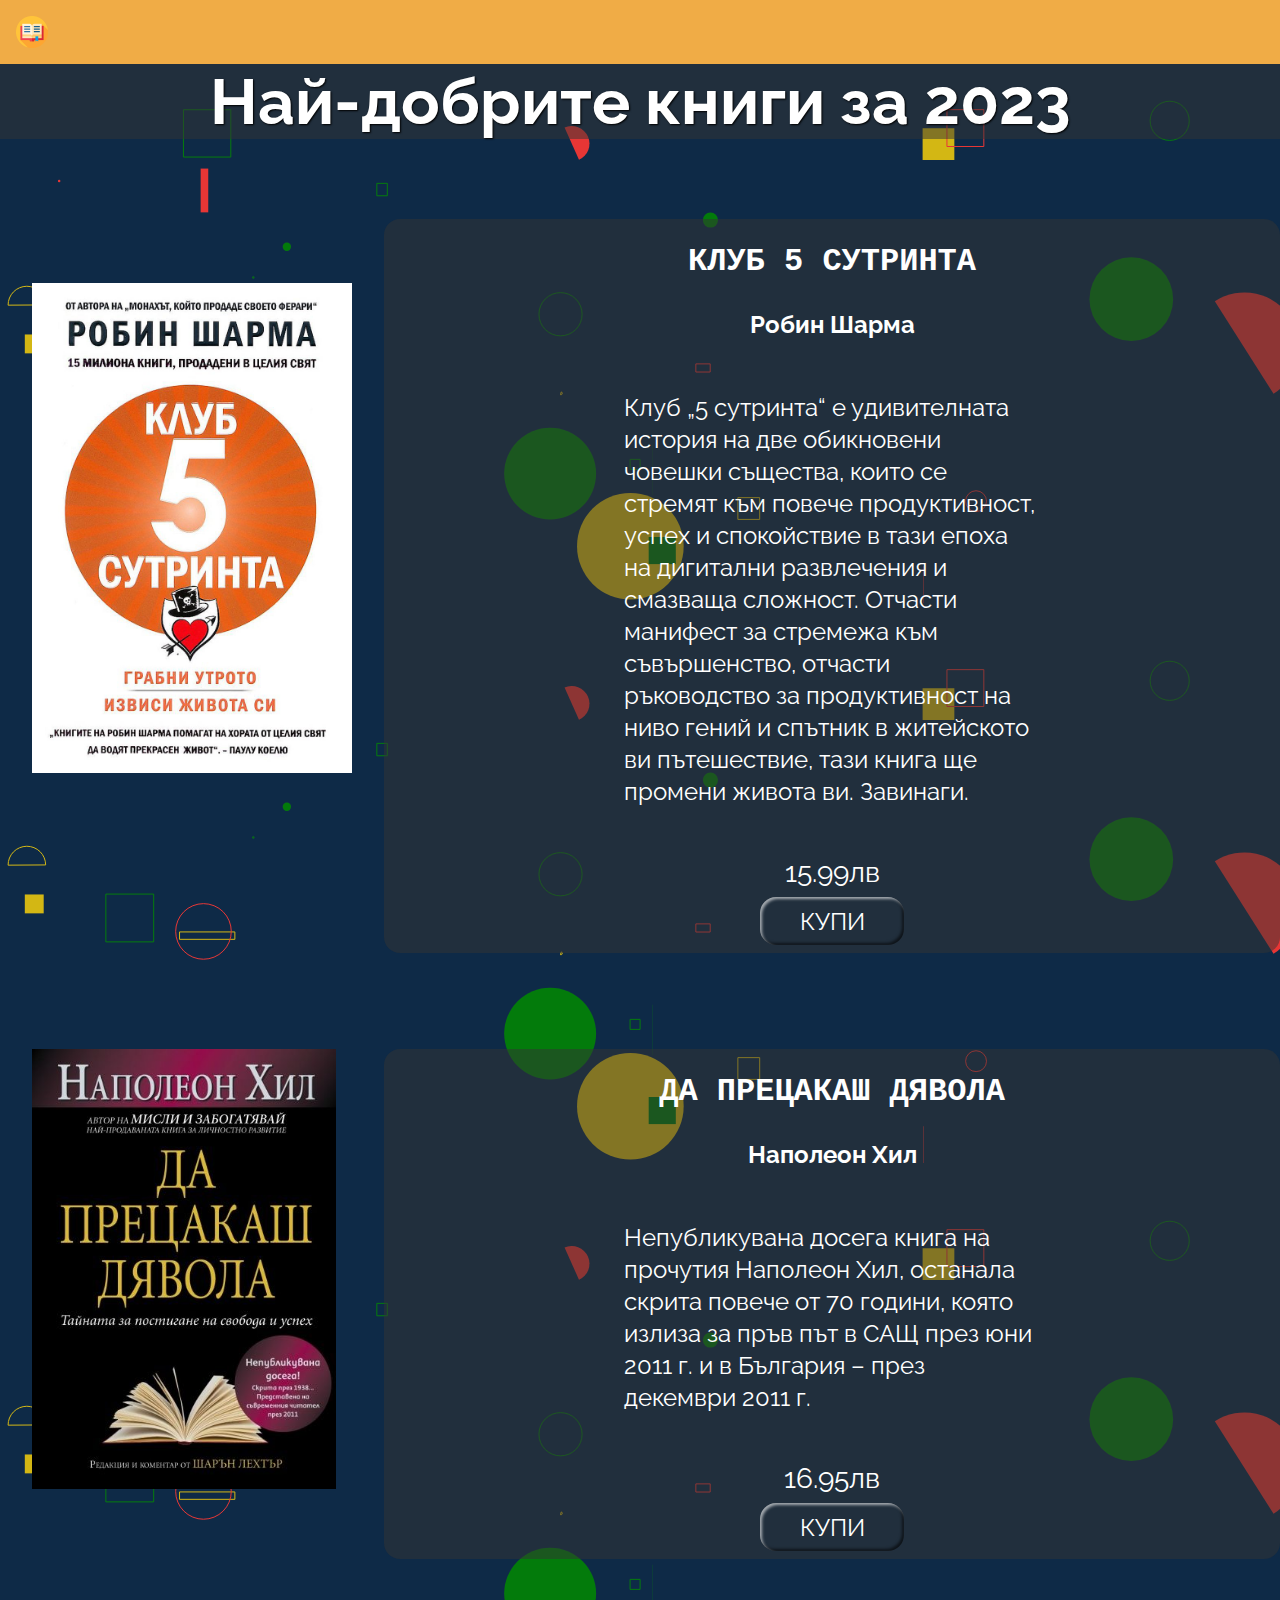
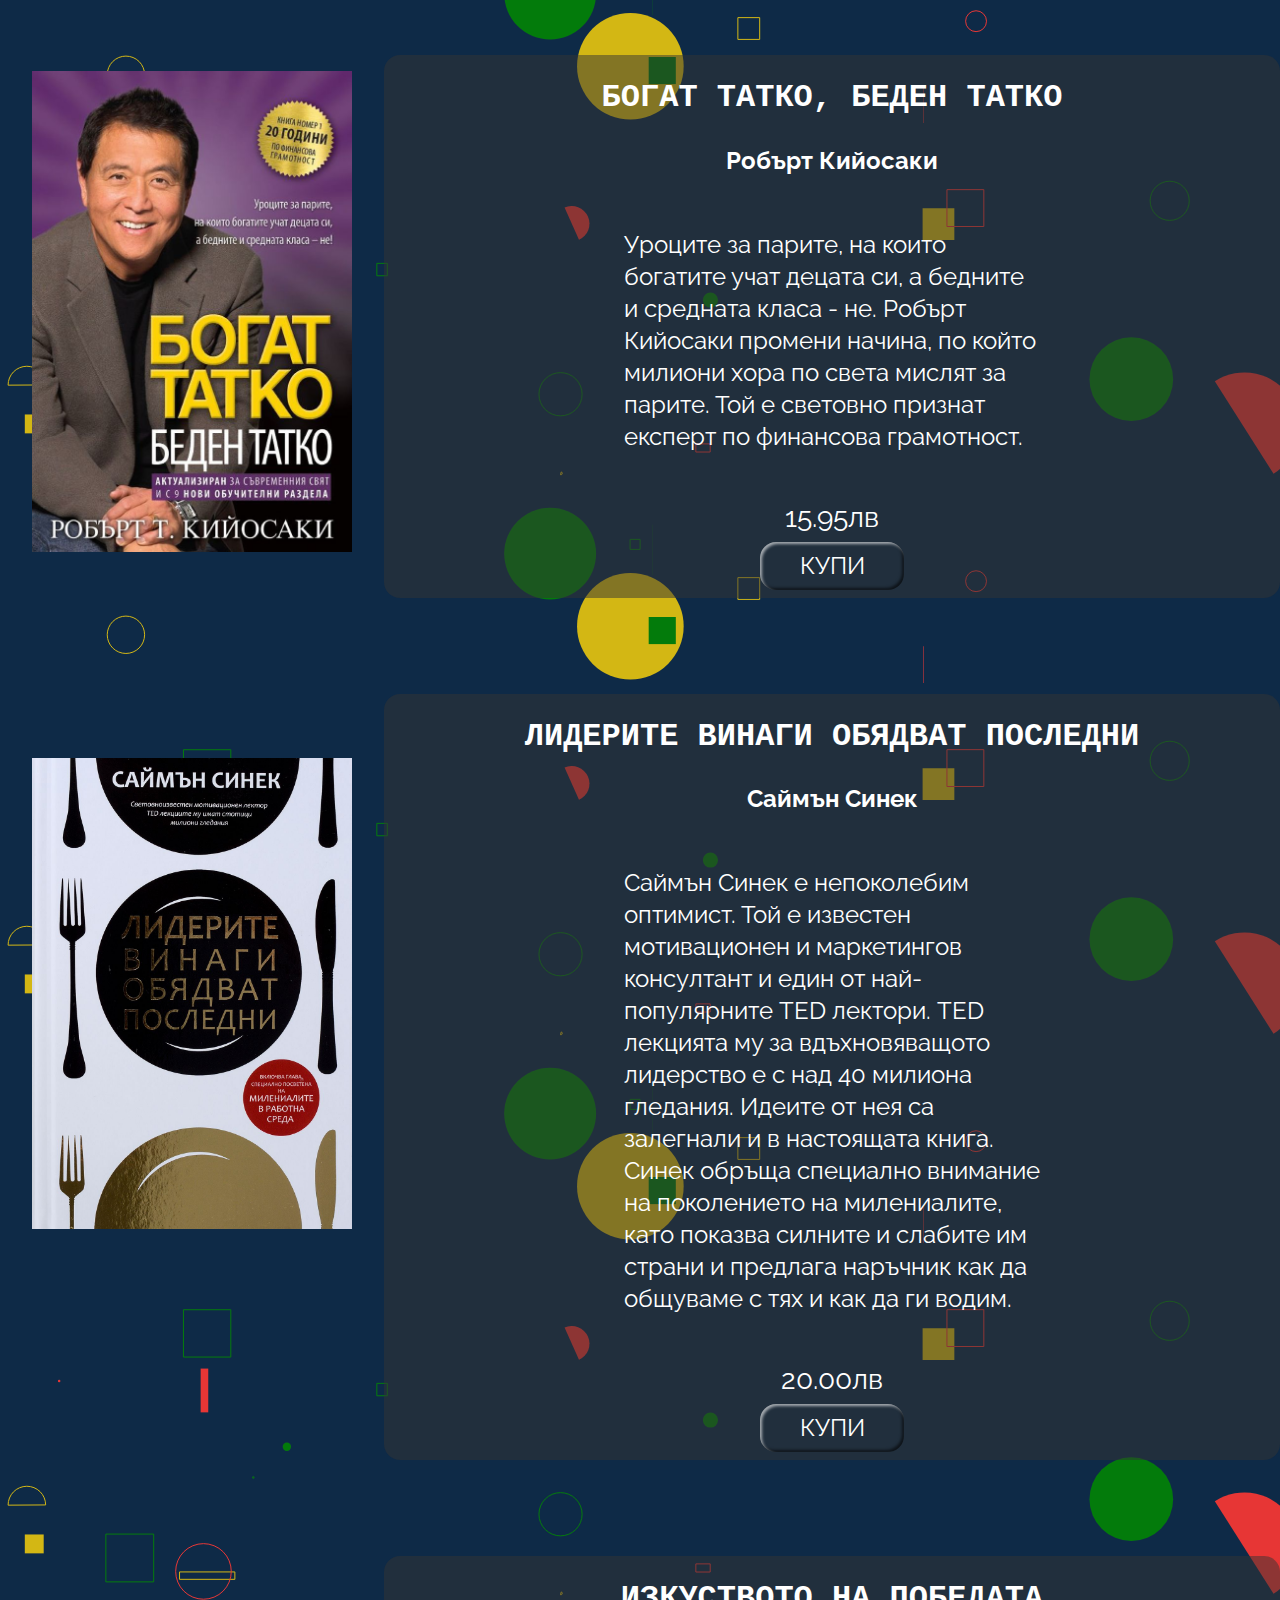
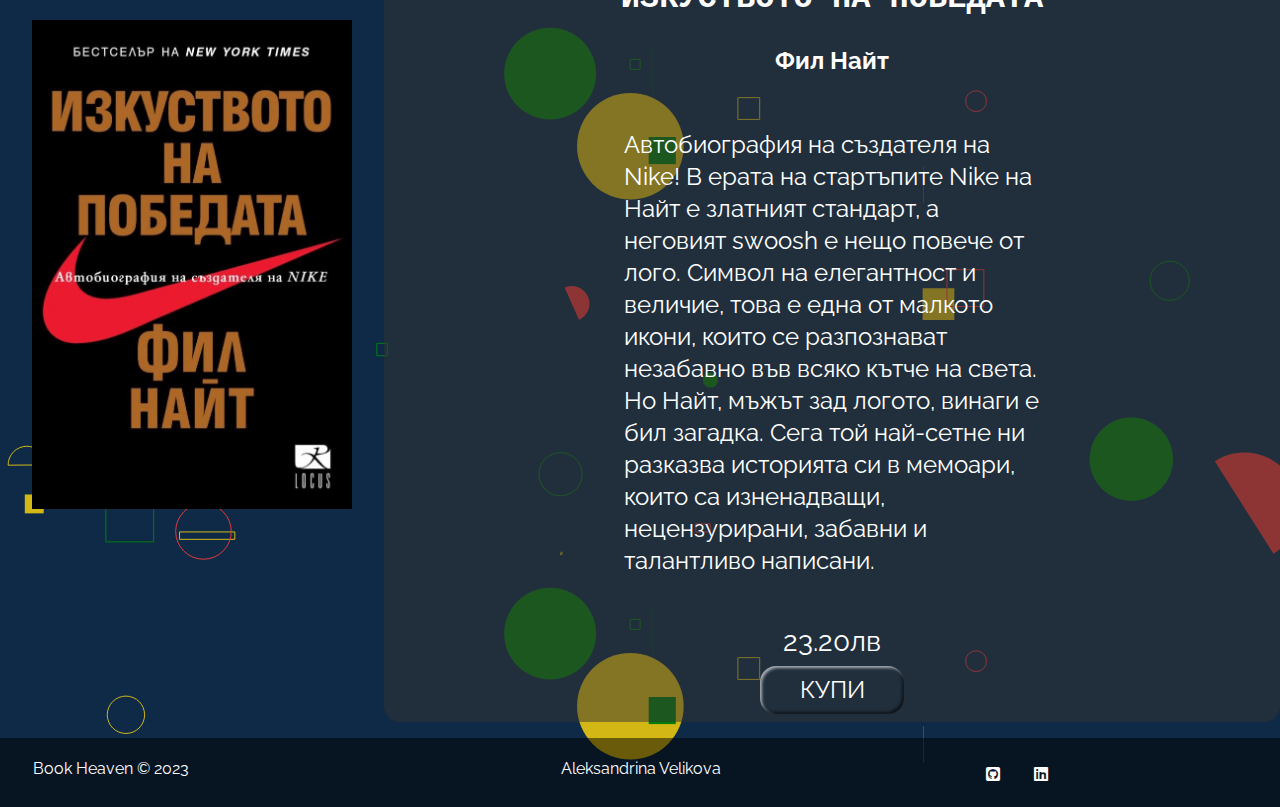
<file: index.html>
<!DOCTYPE html>
<html lang="en">
  <head>
    <meta charset="UTF-8" />
    <meta http-equiv="X-UA-Compatible" content="IE=edge" />
    <meta name="viewport" content="width=device-width, initial-scale=1.0" />
    <link rel="stylesheet" href="https://cdnjs.cloudflare.com/ajax/libs/font-awesome/6.4.0/css/all.min.css">

    <link rel="icon" href="/bookIcon.jpg" />
    <title>Book Heaven</title>

    <link rel="stylesheet" href="style.css" />
    <script defer src="script.js"></script>
  </head>
  <body>
      <header class="header-style">
        <div class="logo">
          <a href="index.html">
            <img src="headerImage.png" alt="Logo" />
          </a>
        </div>
      </header>
    <main>
      <h2>Най-добрите книги за 2023</h2>

      <div class="book-div">
        <div class="book-img">
          <a href="5amBook.html" target="_blank">
            <img src="club5AM.jpg" alt="cover"  id="club5AM"/>
          </a>
        </div>

        <div class="book-info">
          <h3>Клуб 5 сутринта</h3>

          <h4>Робин Шарма</h4>

          <p>
            Клуб „5 сутринта“ е удивителната история на две обикновени човешки
            същества, които се стремят към повече продуктивност, успех и
            спокойствие в тази епоха на дигитални развлечения и смазваща
            сложност. Отчасти манифест за стремежа към съвършенство, отчасти
            ръководство за продуктивност на ниво гений и спътник в житейското ви
            пътешествие, тази книга ще промени живота ви. Завинаги.
          </p>

          <div class="buy-button">
            <span>15.99лв</span>
            <a href="5amBook.html" target="_blank">
              <button id="buy-5am">КУПИ</button>
            </a>
          </div>
        </div>
      </div>

      <div class="book-div">
        <div class="book-img" style="margin-top: 3rem">
          <a href="devilBook.html" target="_blank">
            <img src="devilBook.jpg" alt="cover" style="max-width: 95%" id="devilBook" />
          </a>
        </div>

        <div class="book-info">
          <h3>Да прецакаш дявола</h3>

          <h4>Наполеон Хил</h4>

          <p>
            Непубликувана досега книга на прочутия Наполеон Хил, останала скрита
            повече от 70 години, която излиза за пръв път в САЩ през юни 2011 г.
            и в България – през декември 2011 г.
          </p>

          <div class="buy-button">
            <span>16.95лв</span>
            <a href="devilBook.html" target="_blank">
              <button id="buy-devil">КУПИ</button>
            </a>
          </div>
        </div>
      </div>

      <div class="book-div">
        <div class="book-img" style="margin-top: 4rem">
          <a href="richDad.html" target="_blank">
            <img src="richDad.jpg" alt="cover" id="richDad" />
          </a>
        </div>

        <div class="book-info">
          <h3>Богат татко, беден татко</h3>

          <h4>Робърт Кийосаки</h4>

          <p>
            Уроците за парите, на които богатите учат децата си, а бедните и
            средната класа - не. Робърт Кийосаки промени начина, по който
            милиони хора по света мислят за парите. Той е световно признат
            експерт по финансова грамотност.
          </p>

          <div class="buy-button">
            <span>15.95лв</span>
            <a href="richDad.html" target="_blank">
              <button id="buy-rich">КУПИ</button>
            </a>
          </div>
        </div>
      </div>

      <div class="book-div">
        <div class="book-img">
          <a href="leaders.html" target="_blank">
            <img src="leaders.jpg" alt="cover" id="leaders" />
         </a>
        </div>

        <div class="book-info">
          <h3>Лидерите винаги обядват последни</h3>

          <h4>Саймън Синек</h4>

          <p>
            Саймън Синек е непоколебим оптимист. Той е известен мотивационен и
            маркетингов консултант и един от най-популярните TED лектори. TED
            лекцията му за вдъхновяващото лидерство е с над 40 милиона гледания.
            Идеите от нея са залегнали и в настоящата книга. Синек обръща
            специално внимание на поколението на милениалите, като показва
            силните и слабите им страни и предлага наръчник как да общуваме с
            тях и как да ги водим.
          </p>

          <div class="buy-button">
            <span>20.00лв</span>
            <a href="leaders.html" target="_blank">
              <button id="buy-leaders">КУПИ</button>
            </a>
          </div>
        </div>
      </div>

      <div class="book-div">
        <div class="book-img">
          <a href="winner.html" target="_blank">
            <img src="winner.jpg" alt="cover" id="winner" />
          </a>
        </div>

        <div class="book-info">
          <h3>Изкуството на победата</h3>

          <h4>Фил Найт</h4>

          <p>
            Автобиография на създателя на Nike! В ерата на стартъпите Nike на
            Найт е златният стандарт, а неговият swoosh е нещо повече от лого.
            Символ на елегантност и величие, това е една от малкото икони, които
            се разпознават незабавно във всяко кътче на света. Но Найт, мъжът
            зад логото, винаги е бил загадка. Сега той най-сетне ни разказва
            историята си в мемоари, които са изненадващи, нецензурирани, забавни
            и талантливо написани.
          </p>

          <div class="buy-button">
            <span>23.20лв</span>
            <a href="winner.html" target="_blank">
              <button id="buy-winners">КУПИ</button>
            </a>
          </div>
        </div>
      </div>
    </main>

    <div class="footer">
      <div class="connect">
        <span>Book Heaven © 2023 </span>
        <p>  Aleksandrina Velikova </p>
        <div class="github-img">
          <a href="https://github.com/aleks-plv" target="_blank">
            <i class="fa-brands fa-square-github"></i>
          </a>
        </div>
        <div class="linkedin-img">
          <a href="https://www.linkedin.com/in/aleksandrina-velikova-4b31bb275/" target="_blank">
            <i class="fa-brands fa-linkedin"></i>
          </a>
        </div>
    </div>
  </div>
  </body>
</html>
</file>
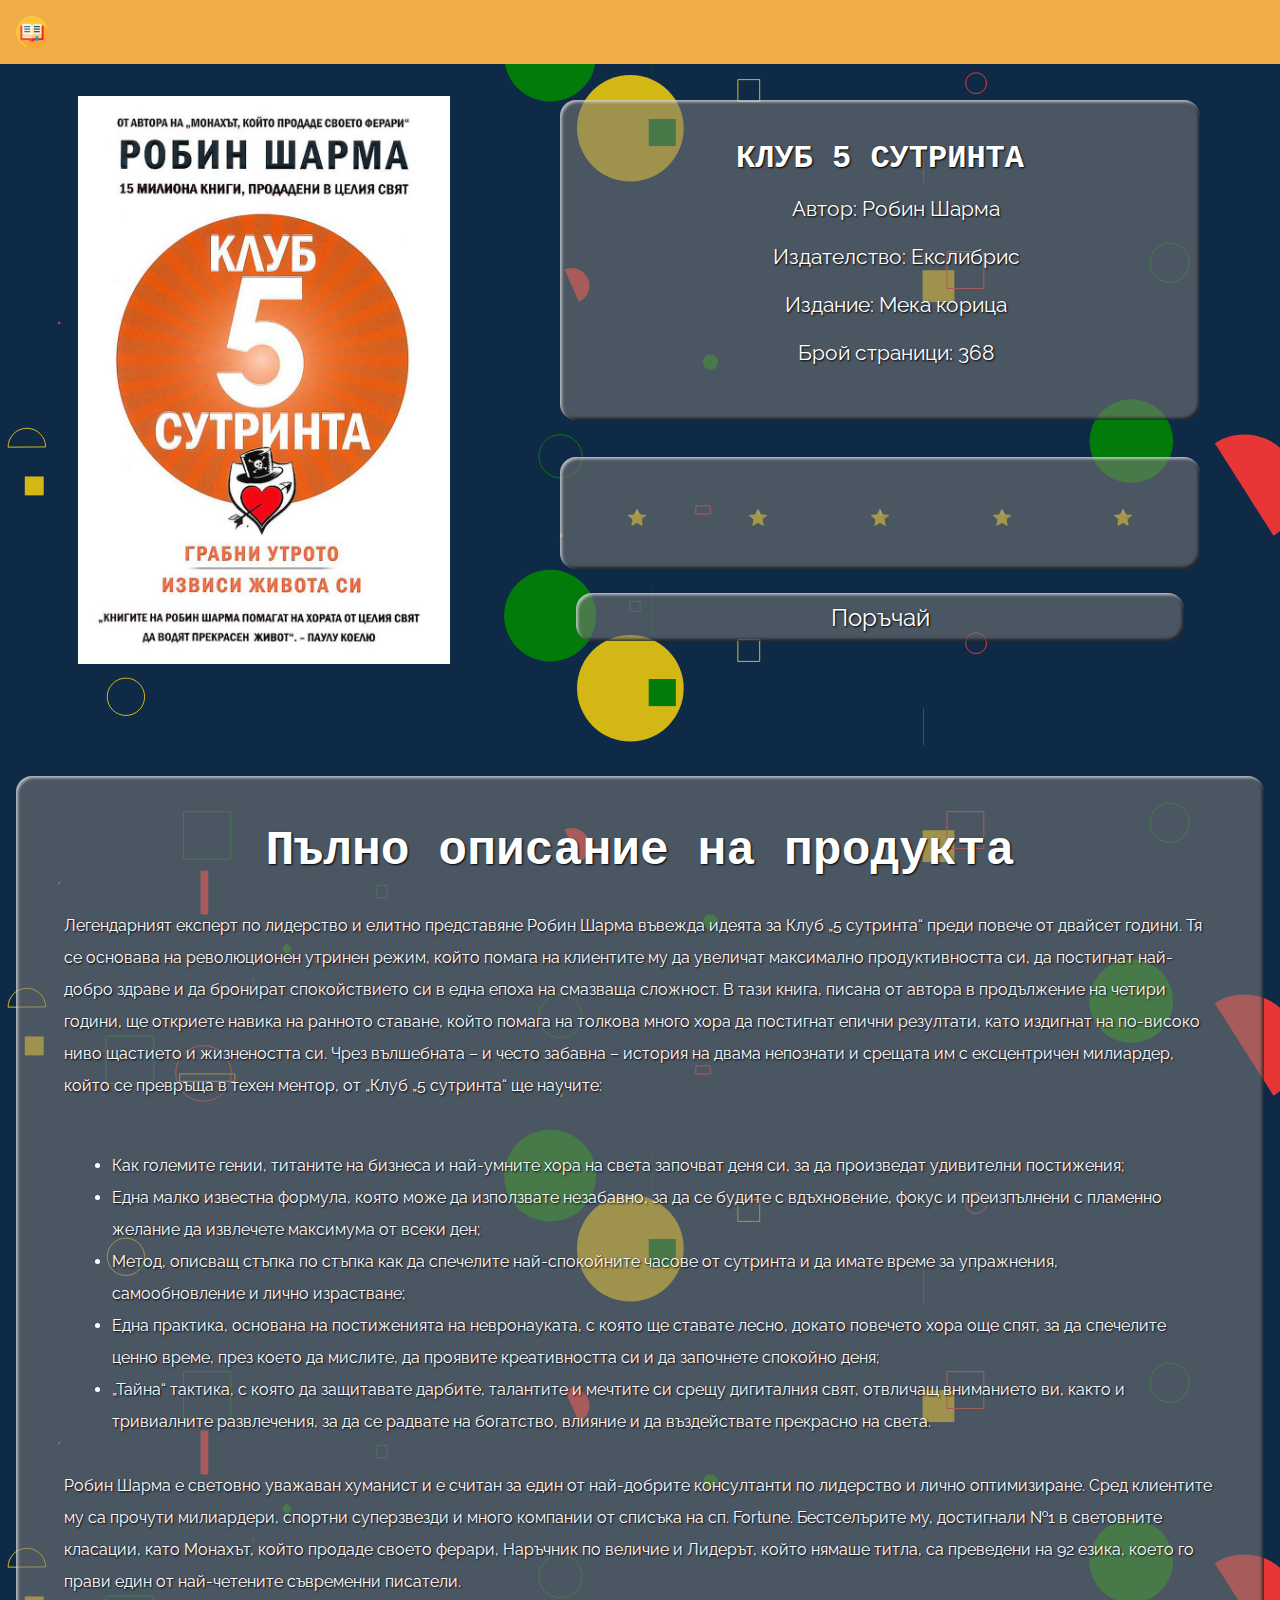
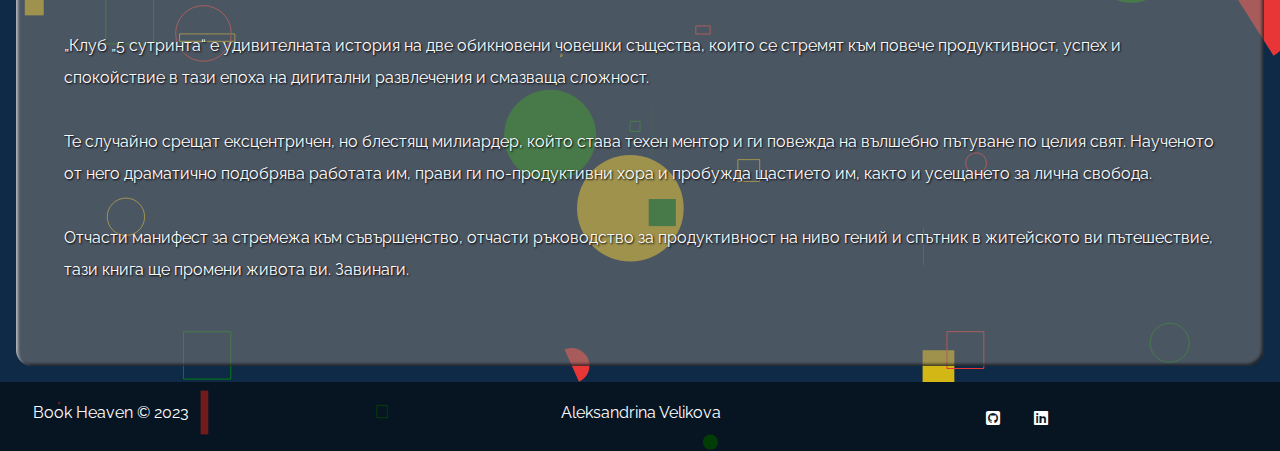
<file: 5amBook.html>
<!DOCTYPE html>
<html lang="en">
  <head>
    <meta charset="UTF-8" />
    <meta http-equiv="X-UA-Compatible" content="IE=edge" />
    <meta name="viewport" content="width=device-width, initial-scale=1.0" />
    <link rel="stylesheet" href="https://cdnjs.cloudflare.com/ajax/libs/font-awesome/6.4.0/css/all.min.css">

    <link rel="icon" href="/bookIcon.jpg" />
    <title>Клуб 5 сутринта</title>

    <link rel="stylesheet" href="style.css" />
    <script defer src="script.js"></script>
  </head>
  <body>
    <div id="overlay" class="active"></div>

    <header class="header-style">
      <div class="logo">
        <a href="index.html">
          <img src="headerImage.png" alt="Logo" />
        </a>
      </div>
    </header>
    <div class="all-info">
      <div class="book-div-container">
        <div class="book-img-page2">
          <img src="club5AM.jpg" alt="cover" />
        </div>

        <div class="book-information" style="margin-top: 1rem">
          <div class="short-info">
          <h3>Клуб 5 сутринта</h3>
          <p>Автор: Робин Шарма</p>
          <p>Издателство: Екслибрис</p>
          <p>Издание: Мека корица</p>
          <p>Брой страници: 368</p>
        </div>

          <!--!stars-->
          <div class="stars-div">
            <div class="stars">
              <a>⭐</a>
              <a>⭐</a>
              <a>⭐</a>
              <a>⭐</a>
              <a>⭐</a>
            </div>
          </div>

          <div class="buy-button" style="padding: 1rem">
            <button id="btn" class="order-btn">Поръчай</button>
          </div>

          <div class="modal active" id="modal">
            <form
              id="form"
              action="https://formsubmit.co/alexiaani09@gmail.com"
              method="POST"
              style="display: none"
            >
              <div class="modal-header">
                <button data-close-button class="close">&times;</button>
              </div>

              <div class="modal-body">
                <input type="text" name="name" placeholder="Име" required />
                <input type="email" name="email" placeholder="Имейл" required />
                <textarea name="message" placeholder="Съобщение"></textarea>
              </div>

              <div class="order-button">
                <button type="submit">Поръчка</button>
              </div>
            </form>
          </div>
        </div>
      </div>

      <div class="full-description-content">
        <div class="row-header">
          <h2>Пълно описание на продукта</h2>
        </div>

        <div class="text-page">
          <p>
            Легендарният експерт по лидерство и елитно представяне Робин Шарма
            въвежда идеята за Клуб „5 сутринта“ преди повече от двайсет години.
            Тя се основава на революционен утринен режим, който помага на
            клиентите му да увеличат максимално продуктивността си, да постигнат
            най-добро здраве и да бронират спокойствието си в една епоха на
            смазваща сложност. В тази книга, писана от автора в продължение на
            четири години, ще откриете навика на ранното ставане, който помага
            на толкова много хора да постигнат епични резултати, като издигнат
            на по-високо ниво щастието и жизнеността си. Чрез вълшебната – и
            често забавна – история на двама непознати и срещата им с
            ексцентричен милиардер, който се превръща в техен ментор, от „Клуб
            „5 сутринта“ ще научите:
          </p>
          <ul class="book-list">
            <li>
              Как големите гении, титаните на бизнеса и най-умните хора на света
              започват деня си, за да произведат удивителни постижения;
            </li>
            <li>
              Една малко известна формула, която може да използвате незабавно,
              за да се будите с вдъхновение, фокус и преизпълнени с пламенно
              желание да извлечете максимума от всеки ден;
            </li>
            <li>
              Метод, описващ стъпка по стъпка как да спечелите най-спокойните
              часове от сутринта и да имате време за упражнения, самообновление
              и лично израстване;
            </li>
            <li>
              Една практика, основана на постиженията на невронауката, с която
              ще ставате лесно, докато повечето хора още спят, за да спечелите
              ценно време, през което да мислите, да проявите креативността си и
              да започнете спокойно деня;
            </li>
            <li>
              „Тайна“ тактика, с която да защитавате дарбите, талантите и
              мечтите си срещу дигиталния свят, отвличащ вниманието ви, както и
              тривиалните развлечения, за да се радвате на богатство, влияние и
              да въздействате прекрасно на света.
            </li>
          </ul>
          <p>
            Робин Шарма е световно уважаван хуманист и е считан за един от
            най-добрите консултанти по лидерство и лично оптимизиране. Сред
            клиентите му са прочути милиардери, спортни суперзвезди и много
            компании от списъка на сп. Fortune. Бестселърите му, достигнали №1 в
            световните класации, като Монахът, който продаде своето ферари,
            Наръчник по величие и Лидерът, който нямаше титла, са преведени на
            92 езика, което го прави един от най-четените съвременни писатели.
          </p>
          <p>
            „Клуб „5 сутринта“ е удивителната история на две обикновени човешки
            същества, които се стремят към повече продуктивност, успех и
            спокойствие в тази епоха на дигитални развлечения и смазваща
            сложност.
          </p>
          <p>
            Те случайно срещат ексцентричен, но блестящ милиардер, който става
            техен ментор и ги повежда на вълшебно пътуване по целия свят.
            Наученото от него драматично подобрява работата им, прави ги
            по-продуктивни хора и пробужда щастието им, както и усещането за
            лична свобода.
          </p>
          <p>
            Отчасти манифест за стремежа към съвършенство, отчасти ръководство
            за продуктивност на ниво гений и спътник в житейското ви
            пътешествие, тази книга ще промени живота ви. Завинаги.
          </p>
        </div>
      </div>

      <div class="footer">
        <div class="connect">
          <span>Book Heaven © 2023 </span>
          <p>  Aleksandrina Velikova </p>
          <div class="github-img">
            <a href="https://github.com/aleks-plv" target="_blank">
              <i class="fa-brands fa-square-github"></i>
            </a>
          </div>
          <div class="linkedin-img">
            <a href="https://www.linkedin.com/in/aleksandrina-velikova-4b31bb275/" target="_blank">
              <i class="fa-brands fa-linkedin"></i>
            </a>
          </div>
      </div>
    </div>
  </body>
</html>
</file>
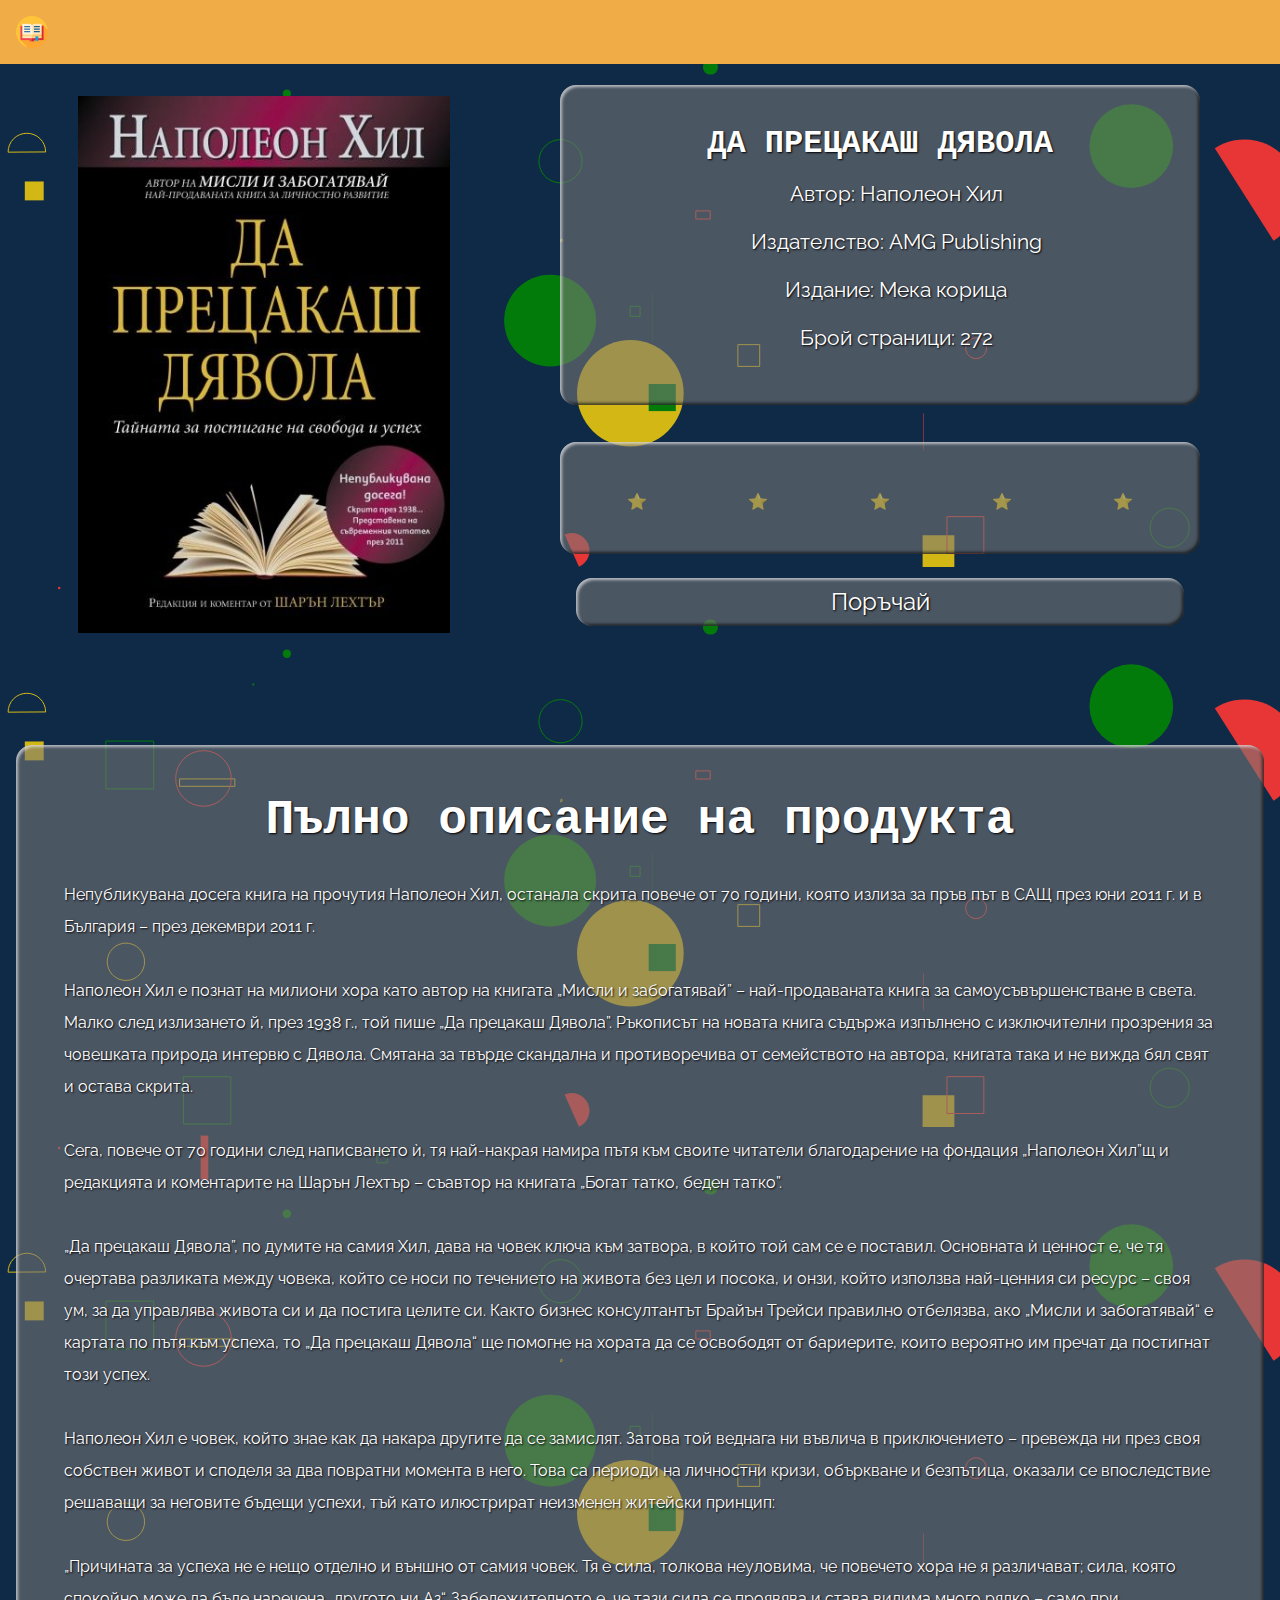
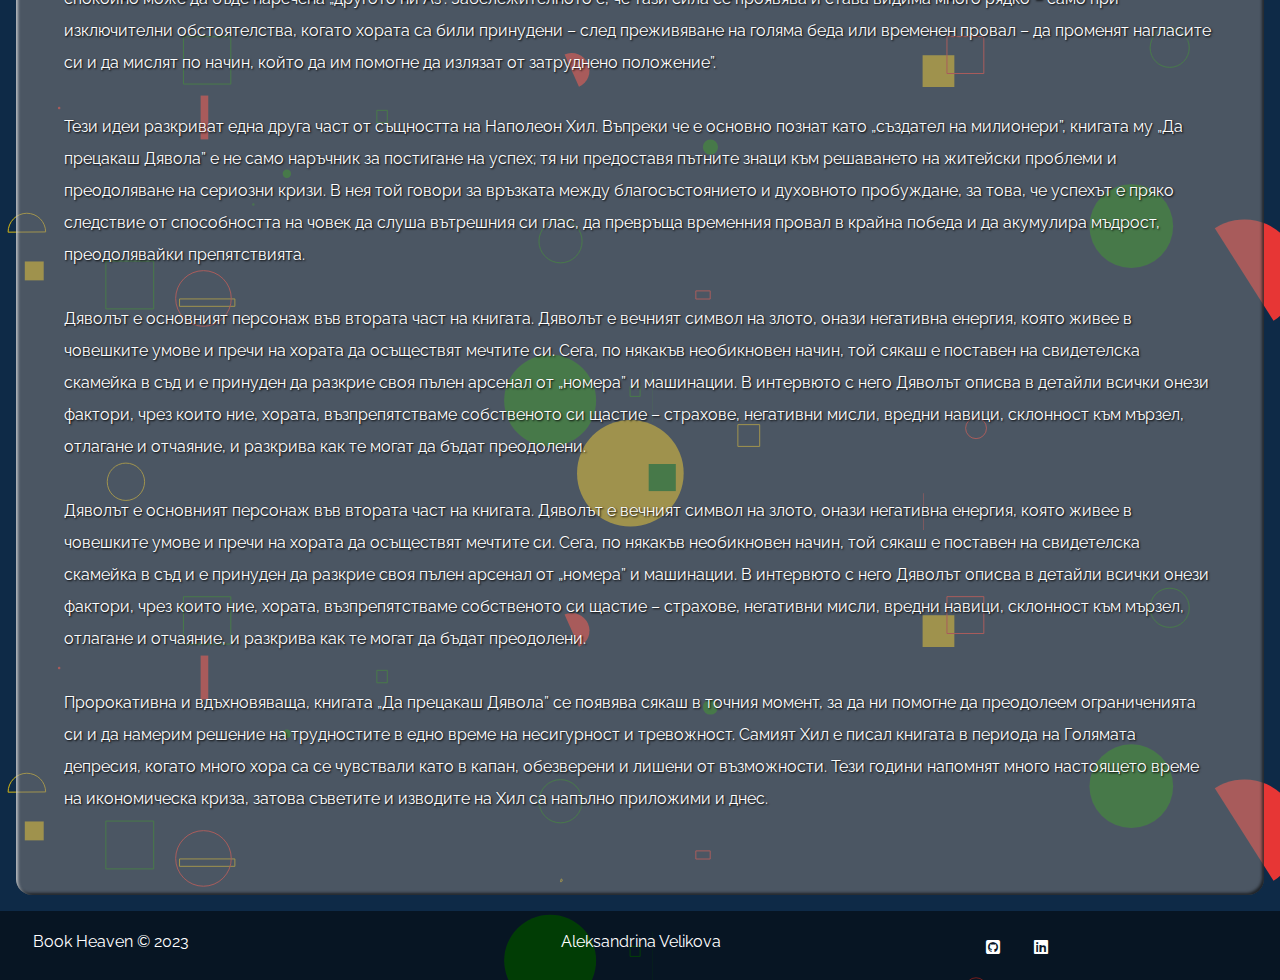
<file: devilBook.html>
<!DOCTYPE html>
<html lang="en">
  <head>
    <meta charset="UTF-8" />
    <meta http-equiv="X-UA-Compatible" content="IE=edge" />
    <meta name="viewport" content="width=device-width, initial-scale=1.0" />
    <link rel="stylesheet" href="https://cdnjs.cloudflare.com/ajax/libs/font-awesome/6.4.0/css/all.min.css">

    <link rel="icon" href="/bookIcon.jpg" />
    <title>Да прецакаш дявола</title>

    <link rel="stylesheet" href="style.css" />
    <script defer src="script.js"></script>
  </head>
  <body>
    <div id="overlay" class="active"></div>

    <header class="header-style">
      <div class="logo">
        <a href="index.html">
          <img src="headerImage.png" alt="Logo" />
        </a>
      </div>
    </header>
    <div class="all-info">
      <div class="book-div-container">
        <div class="book-img-page2">
          <img src="devilBook.jpg" alt="cover" />
        </div>

        <div class="book-information" style="margin-top: 1rem">
          <h3>Да прецакаш дявола</h3>
          <p>Автор: Наполеон Хил</p>
          <p>Издателство: AMG Publishing</p>
          <p>Издание: Мека корица</p>
          <p>Брой страници: 272</p>

          <!--!stars-->
          <div class="stars-div">
            <div class="stars">
              <a>⭐</a>
              <a>⭐</a>
              <a>⭐</a>
              <a>⭐</a>
              <a>⭐</a>
            </div>
          </div>

          <div class="buy-button" style="padding: 1rem">
            <button id="btn" class="order-btn">Поръчай</button>
          </div>

          <div class="modal active" id="modal">
            <form
              id="form"
              action="https://formsubmit.co/alexiaani09@gmail.com"
              method="POST"
              style="display: none"
            >
              <div class="modal-header">
                <button data-close-button class="close">&times;</button>
              </div>

              <div class="modal-body">
                <input type="text" name="name" placeholder="Име" required />
                <input type="email" name="email" placeholder="Имейл" required />
                <textarea name="message" placeholder="Съобщение"></textarea>
              </div>

              <div class="order-button">
                <button type="submit">Поръчка</button>
              </div>
            </form>
          </div>
        </div>
      </div>

      <div class="full-description-content">
        <div class="row-header">
          <h2>Пълно описание на продукта</h2>
        </div>

        <div class="text-page">
          <p>
            Непубликувана досега книга на прочутия Наполеон Хил, останала скрита
            повече от 70 години, която излиза за пръв път в САЩ през юни 2011 г.
            и в България – през декември 2011 г.
          </p>

          <p>
            Наполеон Хил e познат на милиони хора като автор на книгата „Мисли и
            забогатявай” – най-продаваната книга за самоусъвършенстване в света.
            Малко след излизането й, през 1938 г., той пише „Да прецакаш
            Дявола”. Ръкописът на новата книга съдържа изпълнено с изключителни
            прозрения за човешката природа интервю с Дявола. Смятана за твърде
            скандална и противоречива от семейството на автора, книгата така и
            не вижда бял свят и остава скрита.
          </p>
          <p>
            Сега, повече от 70 години след написването ѝ, тя най-накрая намира
            пътя към своите читатели благодарение на фондация „Наполеон Хил”щ и
            редакцията и коментарите на Шарън Лехтър – съавтор на книгата „Богат
            татко, беден татко”.
          </p>
          <p>
            „Да прецакаш Дявола”, по думите на самия Хил, дава на човек ключа
            към затвора, в който той сам се е поставил. Основната ѝ ценност е,
            че тя очертава разликата между човека, който се носи по течението на
            живота без цел и посока, и онзи, който използва най-ценния си ресурс
            – своя ум, за да управлява живота си и да постига целите си. Както
            бизнес консултантът Брайън Трейси правилно отбелязва, ако „Мисли и
            забогатявай“ е картата по пътя към успеха, то „Да прецакаш Дявола“
            ще помогне на хората да се освободят от бариерите, които вероятно им
            пречат да постигнат този успех.
          </p>
          <p>
            Наполеон Хил е човек, който знае как да накара другите да се
            замислят. Затова той веднага ни въвлича в приключението – превежда
            ни през своя собствен живот и споделя за два повратни момента в
            него. Това са периоди на личностни кризи, объркване и безпътица,
            оказали се впоследствие решаващи за неговите бъдещи успехи, тъй като
            илюстрират неизменен житейски принцип:
          </p>
          <p>
            „Причината за успеха не е нещо отделно и външно от самия човек. Тя е
            сила, толкова неуловима, че повечето хора не я различават; сила,
            която спокойно може да бъде наречена „другото ни Аз“.
            Забележителното е, че тази сила се проявява и става видима много
            рядко – само при изключителни обстоятелства, когато хората са били
            принудени – след преживяване на голяма беда или временен провал – да
            променят нагласите си и да мислят по начин, който да им помогне да
            излязат от затруднено положение”.
          </p>
          <p>
            Тези идеи разкриват една друга част от същността на Наполеон Хил.
            Въпреки че е основно познат като „създател на милионери”, книгата му
            „Да прецакаш Дявола” е не само наръчник за постигане на успех; тя ни
            предоставя пътните знаци към решаването на житейски проблеми и
            преодоляване на сериозни кризи. В нея той говори за връзката между
            благосъстоянието и духовното пробуждане, за това, че успехът е пряко
            следствие от способността на човек да слуша вътрешния си глас, да
            превръща временния провал в крайна победа и да акумулира мъдрост,
            преодолявайки препятствията.
          </p>
          <p>
            Дяволът е основният персонаж във втората част на книгата. Дяволът е
            вечният символ на злото, онази негативна енергия, която живее в
            човешките умове и пречи на хората да осъществят мечтите си. Сега, по
            някакъв необикновен начин, той сякаш е поставен на свидетелска
            скамейка в съд и е принуден да разкрие своя пълен арсенал от
            „номера” и машинации. В интервюто с него Дяволът описва в детайли
            всички онези фактори, чрез които ние, хората, възпрепятстваме
            собственото си щастие – страхове, негативни мисли, вредни навици,
            склонност към мързел, отлагане и отчаяние, и разкрива как те могат
            да бъдат преодолени.
          </p>
          <p>
            Дяволът е основният персонаж във втората част на книгата. Дяволът е
            вечният символ на злото, онази негативна енергия, която живее в
            човешките умове и пречи на хората да осъществят мечтите си. Сега, по
            някакъв необикновен начин, той сякаш е поставен на свидетелска
            скамейка в съд и е принуден да разкрие своя пълен арсенал от
            „номера” и машинации. В интервюто с него Дяволът описва в детайли
            всички онези фактори, чрез които ние, хората, възпрепятстваме
            собственото си щастие – страхове, негативни мисли, вредни навици,
            склонност към мързел, отлагане и отчаяние, и разкрива как те могат
            да бъдат преодолени.
          </p>

          <p>
            Пророкативна и вдъхновяваща, книгата „Да прецакаш Дявола” се появява
            сякаш в точния момент, за да ни помогне да преодолеем ограниченията
            си и да намерим решение на трудностите в едно време на несигурност и
            тревожност. Самият Хил е писал книгата в периода на Голямата
            депресия, когато много хора са се чувствали като в капан, обезверени
            и лишени от възможности. Тези години напомнят много настоящето време
            на икономическа криза, затова съветите и изводите на Хил са напълно
            приложими и днес.
          </p>
        </div>
      </div>

      <div class="footer">
        <div class="connect">
          <span>Book Heaven © 2023 </span>
          <p>  Aleksandrina Velikova </p>
          <div class="github-img">
            <a href="https://github.com/aleks-plv" target="_blank">
              <i class="fa-brands fa-square-github"></i>
            </a>
          </div>
          <div class="linkedin-img">
            <a href="https://www.linkedin.com/in/aleksandrina-velikova-4b31bb275/" target="_blank">
              <i class="fa-brands fa-linkedin"></i>
            </a>
      </div>
    </div>
  </body>
</html>
</file>
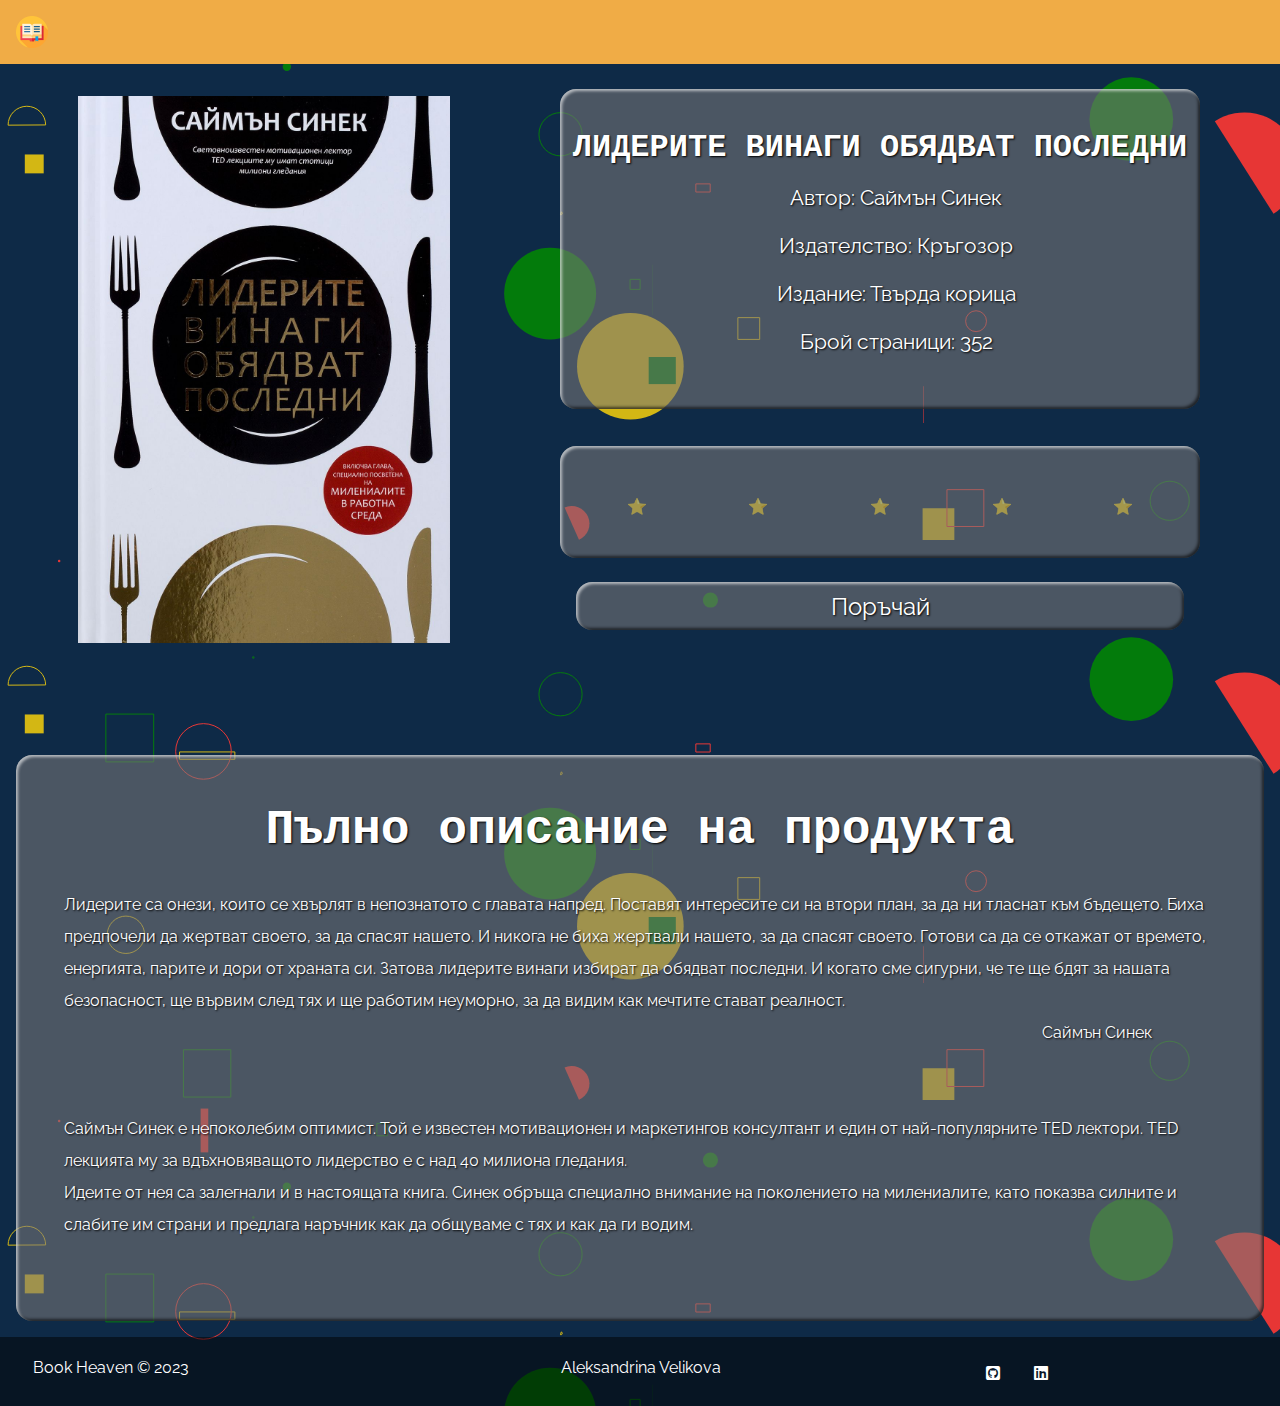
<file: leaders.html>
<!DOCTYPE html>
<html lang="en">
  <head>
    <meta charset="UTF-8" />
    <meta http-equiv="X-UA-Compatible" content="IE=edge" />
    <meta name="viewport" content="width=device-width, initial-scale=1.0" />
    <link rel="stylesheet" href="https://cdnjs.cloudflare.com/ajax/libs/font-awesome/6.4.0/css/all.min.css">

    <link rel="icon" href="/bookIcon.jpg" />
    <title>Лидерите винаги обядват последни</title>

    <link rel="stylesheet" href="style.css" />
    <script defer src="script.js"></script>
  </head>
  <body>
    <div id="overlay" class="active"></div>

    <header class="header-style">
      <div class="logo">
        <a href="index.html">
          <img src="headerImage.png" alt="Logo" />
        </a>
      </div>
    </header>
    <div class="all-info">
      <div class="book-div-container">
        <div class="book-img-page2">
          <img src="leaders.jpg" alt="cover" />
        </div>

        <div class="book-information" style="margin-top: 1rem">
          <h3>Лидерите винаги обядват последни</h3>
          <p>Автор: Саймън Синек</p>
          <p>Издателство: Кръгозор</p>
          <p>Издание: Твърда корица</p>
          <p>Брой страници: 352</p>

          <!--!stars-->
          <div class="stars-div">
            <div class="stars">
              <a>⭐</a>
              <a>⭐</a>
              <a>⭐</a>
              <a>⭐</a>
              <a>⭐</a>
            </div>
          </div>

          <div class="buy-button" style="padding: 1rem">
            <button id="btn" class="order-btn">Поръчай</button>
          </div>

          <div class="modal active" id="modal">
            <form
              id="form"
              action="https://formsubmit.co/alexiaani09@gmail.com"
              method="POST"
              style="display: none"
            >
              <div class="modal-header">
                <button data-close-button class="close">&times;</button>
              </div>

              <div class="modal-body">
                <input type="text" name="name" placeholder="Име" required />
                <input type="email" name="email" placeholder="Имейл" required />
                <textarea name="message" placeholder="Съобщение"></textarea>
              </div>

              <div class="order-button">
                <button type="submit">Поръчка</button>
              </div>
            </form>
          </div>
        </div>
      </div>

      <div class="full-description-content">
        <div class="row-header">
          <h2>Пълно описание на продукта</h2>
        </div>

        <div class="text-page">
          <p style="padding-bottom: 0;">
            ‌Лидерите са онези, които се хвърлят в непознатото с главата напред.
            Поставят интересите си на втори план, за да ни тласнат към бъдещето.
            Биха предпочели да жертват своето, за да спасят нашето. И никога не
            биха жертвали нашето, за да спасят своето. Готови са да се откажат
            от времето, енергията, парите и дори от храната си. Затова лидерите
            винаги избират да обядват последни. И когато сме сигурни, че те ще
            бдят за нашата безопасност, ще вървим след тях и ще работим
            неуморно, за да видим как мечтите стават реалност.
        

          <p style="text-align: right; padding-right: 4rem;">Саймън Синек</p>
         
        </p>
        <p>
            Саймън Синек е непоколебим оптимист. Той е известен мотивационен и
            маркетингов консултант и един от най-популярните TED лектори. TED
            лекцията му за вдъхновяващото лидерство е с над 40 милиона гледания.
            <br>
            Идеите от нея са залегнали и в настоящата книга. Синек обръща
            специално внимание на поколението на милениалите, като показва
            силните и слабите им страни и предлага наръчник как да общуваме с
            тях и как да ги водим.
        </p>
          
            
         
        </div>
      </div>

      <div class="footer">
        <div class="connect">
          <span>Book Heaven © 2023 </span>
          <p>  Aleksandrina Velikova </p>
          <div class="github-img">
            <a href="https://github.com/aleks-plv" target="_blank">
              <i class="fa-brands fa-square-github"></i>
            </a>
          </div>
          <div class="linkedin-img">
            <a href="https://www.linkedin.com/in/aleksandrina-velikova-4b31bb275/" target="_blank">
              <i class="fa-brands fa-linkedin"></i>
            </a>
          </div>
      </div>
    </div>
  </body>
</html>
</file>
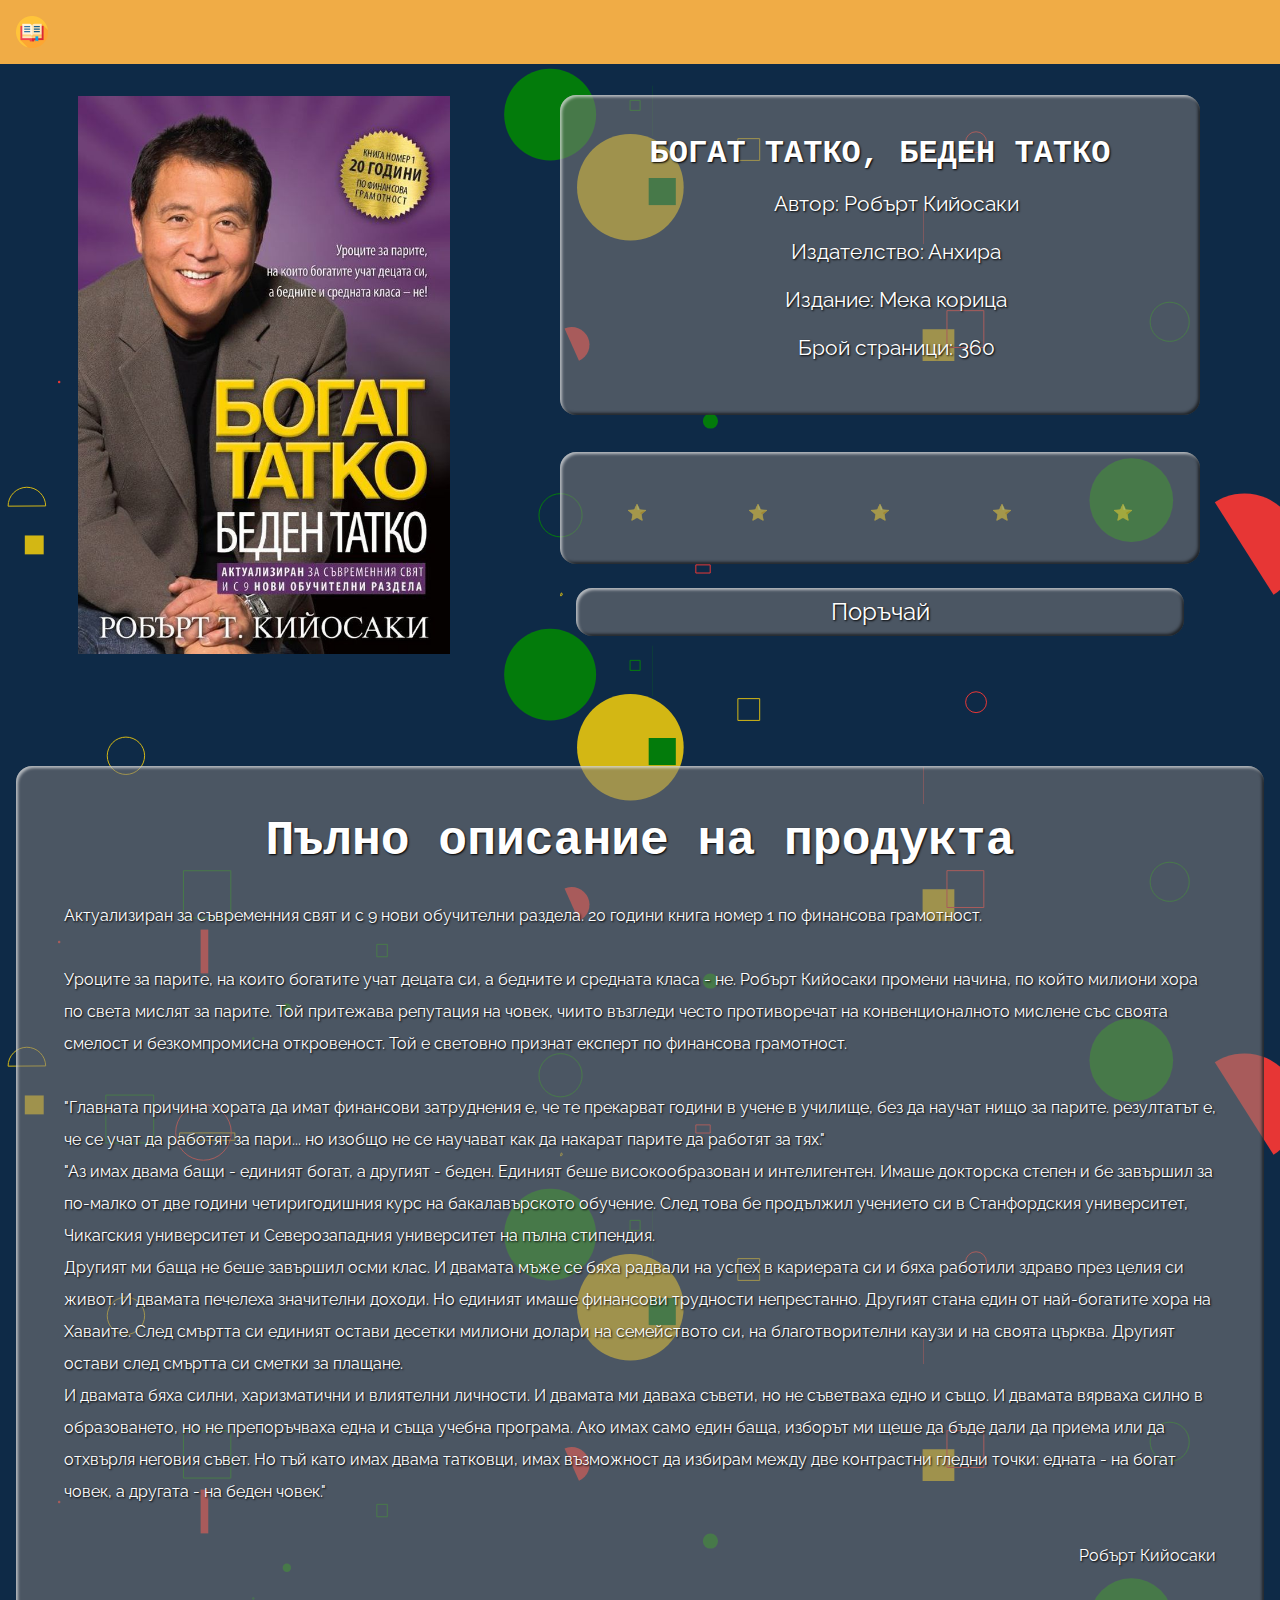
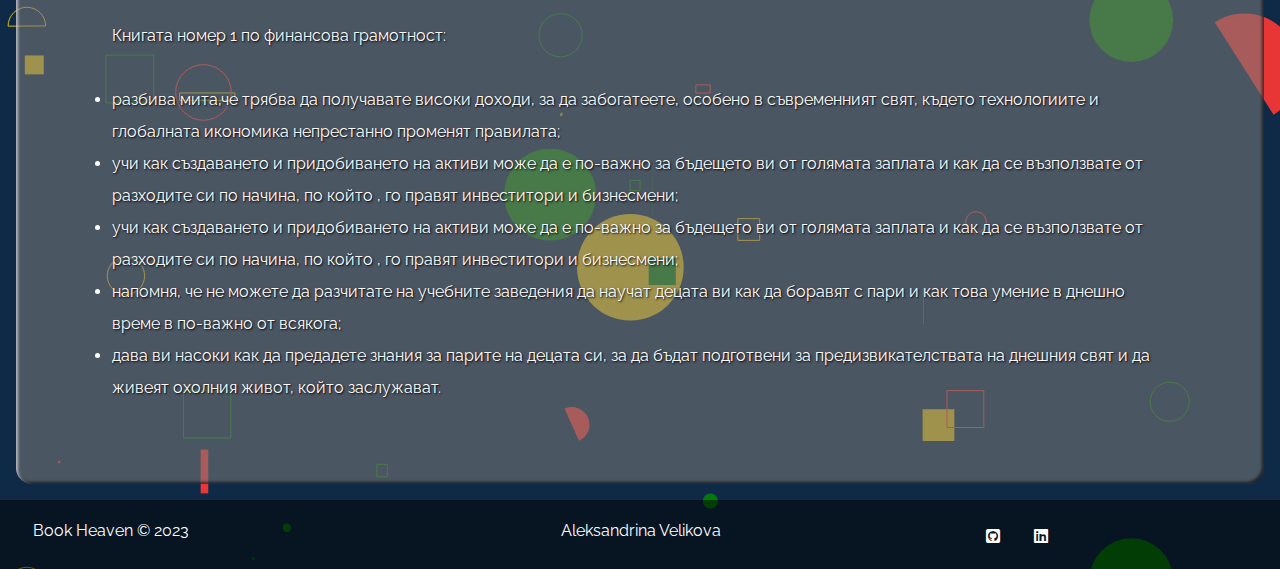
<file: richDad.html>
<!DOCTYPE html>
<html lang="en">
  <head>
    <meta charset="UTF-8" />
    <meta http-equiv="X-UA-Compatible" content="IE=edge" />
    <meta name="viewport" content="width=device-width, initial-scale=1.0" />
    <link rel="stylesheet" href="https://cdnjs.cloudflare.com/ajax/libs/font-awesome/6.4.0/css/all.min.css">

    <link rel="icon" href="/bookIcon.jpg" />
    <title>Богат татко, беден татко</title>

    <link rel="stylesheet" href="style.css" />
    <script defer src="script.js"></script>
  </head>
  <body>
    <div id="overlay" class="active"></div>

    <header class="header-style">
      <div class="logo">
        <a href="index.html">
          <img src="headerImage.png" alt="Logo" />
        </a>
      </div>
    </header>
    <div class="all-info">
      <div class="book-div-container">
        <div class="book-img-page2">
          <img src="richDad.jpg" alt="cover" />
        </div>

        <div class="book-information" style="margin-top: 1rem">
          <h3>Богат татко, беден татко</h3>
          <p>Автор: Робърт Кийосаки</p>
          <p>Издателство: Анхира</p>
          <p>Издание: Мека корица</p>
          <p>Брой страници: 360</p>

          <!--!stars-->
          <div class="stars-div">
            <div class="stars">
              <a>⭐</a>
              <a>⭐</a>
              <a>⭐</a>
              <a>⭐</a>
              <a>⭐</a>
            </div>
          </div>

          <div class="buy-button" style="padding: 1rem">
            <button id="btn" class="order-btn">Поръчай</button>
          </div>

          <div class="modal active" id="modal">
            <form
              id="form"
              action="https://formsubmit.co/alexiaani09@gmail.com"
              method="POST"
              style="display: none"
            >
              <div class="modal-header">
                <button data-close-button class="close">&times;</button>
              </div>

              <div class="modal-body">
                <input type="text" name="name" placeholder="Име" required />
                <input type="email" name="email" placeholder="Имейл" required />
                <textarea name="message" placeholder="Съобщение"></textarea>
              </div>

              <div class="order-button">
                <button type="submit">Поръчка</button>
              </div>
            </form>
          </div>
        </div>
      </div>

      <div class="full-description-content">
        <div class="row-header">
          <h2>Пълно описание на продукта</h2>
        </div>

        <div class="text-page">
          <p>
            ‌Актуализиран за съвременния свят и с 9 нови обучителни раздела. 20
            години книга номер 1 по финансова грамотност.
          </p>

          <p>
            Уроците за парите, на които богатите учат децата си, а бедните и
            средната класа - не. Робърт Кийосаки промени начина, по който
            милиони хора по света мислят за парите. Той притежава репутация на
            човек, чиито възгледи често противоречат на конвенционалното мислене
            със своята смелост и безкомпромисна откровеност. Той е световно
            признат експерт по финансова грамотност.
            </p>
            <p>
     
            "Главната причина хората да имат финансови затруднения е, че те
            прекарват години в учене в училище, без да научат нищо за парите.
            резултатът е, че се учат да работят за пари... но изобщо не се
            научават как да накарат парите да работят за тях."
          <br>
            "Аз имах двама бащи - единият богат, а другият - беден. Единият беше
            високообразован и интелигентен. Имаше докторска степен и бе завършил
            за по-малко от две години четиригодишния курс на бакалавърското
            обучение. След това бе продължил учението си в Станфордския
            университет, Чикагския университет и Северозападния университет на
            пълна стипендия.
       <br>
            Другият ми баща не беше завършил осми клас. И двамата мъже се бяха
            радвали на успех в кариерата си и бяха работили здраво през целия си
            живот. И двамата печелеха значителни доходи. Но единият имаше
            финансови трудности непрестанно. Другият стана един от най-богатите
            хора на Хаваите. След смъртта си единият остави десетки милиони
            долари на семейството си, на благотворителни каузи и на своята
            църква. Другият остави след смъртта си сметки за плащане.
          <br>
          
            И двамата бяха силни, харизматични и влиятелни личности. И двамата
            ми даваха съвети, но не съветваха едно и също. И двамата вярваха
            силно в образоването, но не препоръчваха една и съща учебна
            програма. Ако имах само един баща, изборът ми щеше да бъде дали да
            приема или да отхвърля неговия съвет. Но тъй като имах двама
            татковци, имах възможност да избирам между две контрастни гледни
            точки: едната - на богат човек, а другата - на беден човек."
          </p>
          <p style="text-align: right;">Робърт Кийосаки</p>
      

          <ul class="book-list">
            <p>Книгата номер 1 по финансова грамотност:</p>
            <li>
              разбива мита,че трябва да получавате високи доходи, за да
              забогатеете, особено в съвременният свят, където технологиите и
              глобалната икономика непрестанно променят правилата;
            </li>
            <li>
              учи как създаването и придобиването на активи може да е по-важно
              за бъдещето ви от голямата заплата и как да се възползвате от
              разходите си по начина, по който , го правят инвеститори и
              бизнесмени;
            </li>
            <li>
              учи как създаването и придобиването на активи може да е по-важно
              за бъдещето ви от голямата заплата и как да се възползвате от
              разходите си по начина, по който , го правят инвеститори и
              бизнесмени;
            </li>
            <li>
              напомня, че не можете да разчитате на учебните заведения да научат
              децата ви как да боравят с пари и как това умение в днешно време в
              по-важно от всякога;
            </li>
            <li>
              дава ви насоки как да предадете знания за парите на децата си, за
              да бъдат подготвени за предизвикателствата на днешния свят и да
              живеят охолния живот, който заслужават.
            </li>
          </ul>
        </div>
      </div>

      <div class="footer">
        <div class="connect">
          <span>Book Heaven © 2023 </span>
          <p>  Aleksandrina Velikova </p>
          <div class="github-img">
            <a href="https://github.com/aleks-plv" target="_blank">
              <i class="fa-brands fa-square-github"></i>
            </a>
          </div>
          <div class="linkedin-img">
            <a href="https://www.linkedin.com/in/aleksandrina-velikova-4b31bb275/" target="_blank">
              <i class="fa-brands fa-linkedin"></i>
            </a>
          </div>
      </div>
    </div>
  </body>
</html>
</file>
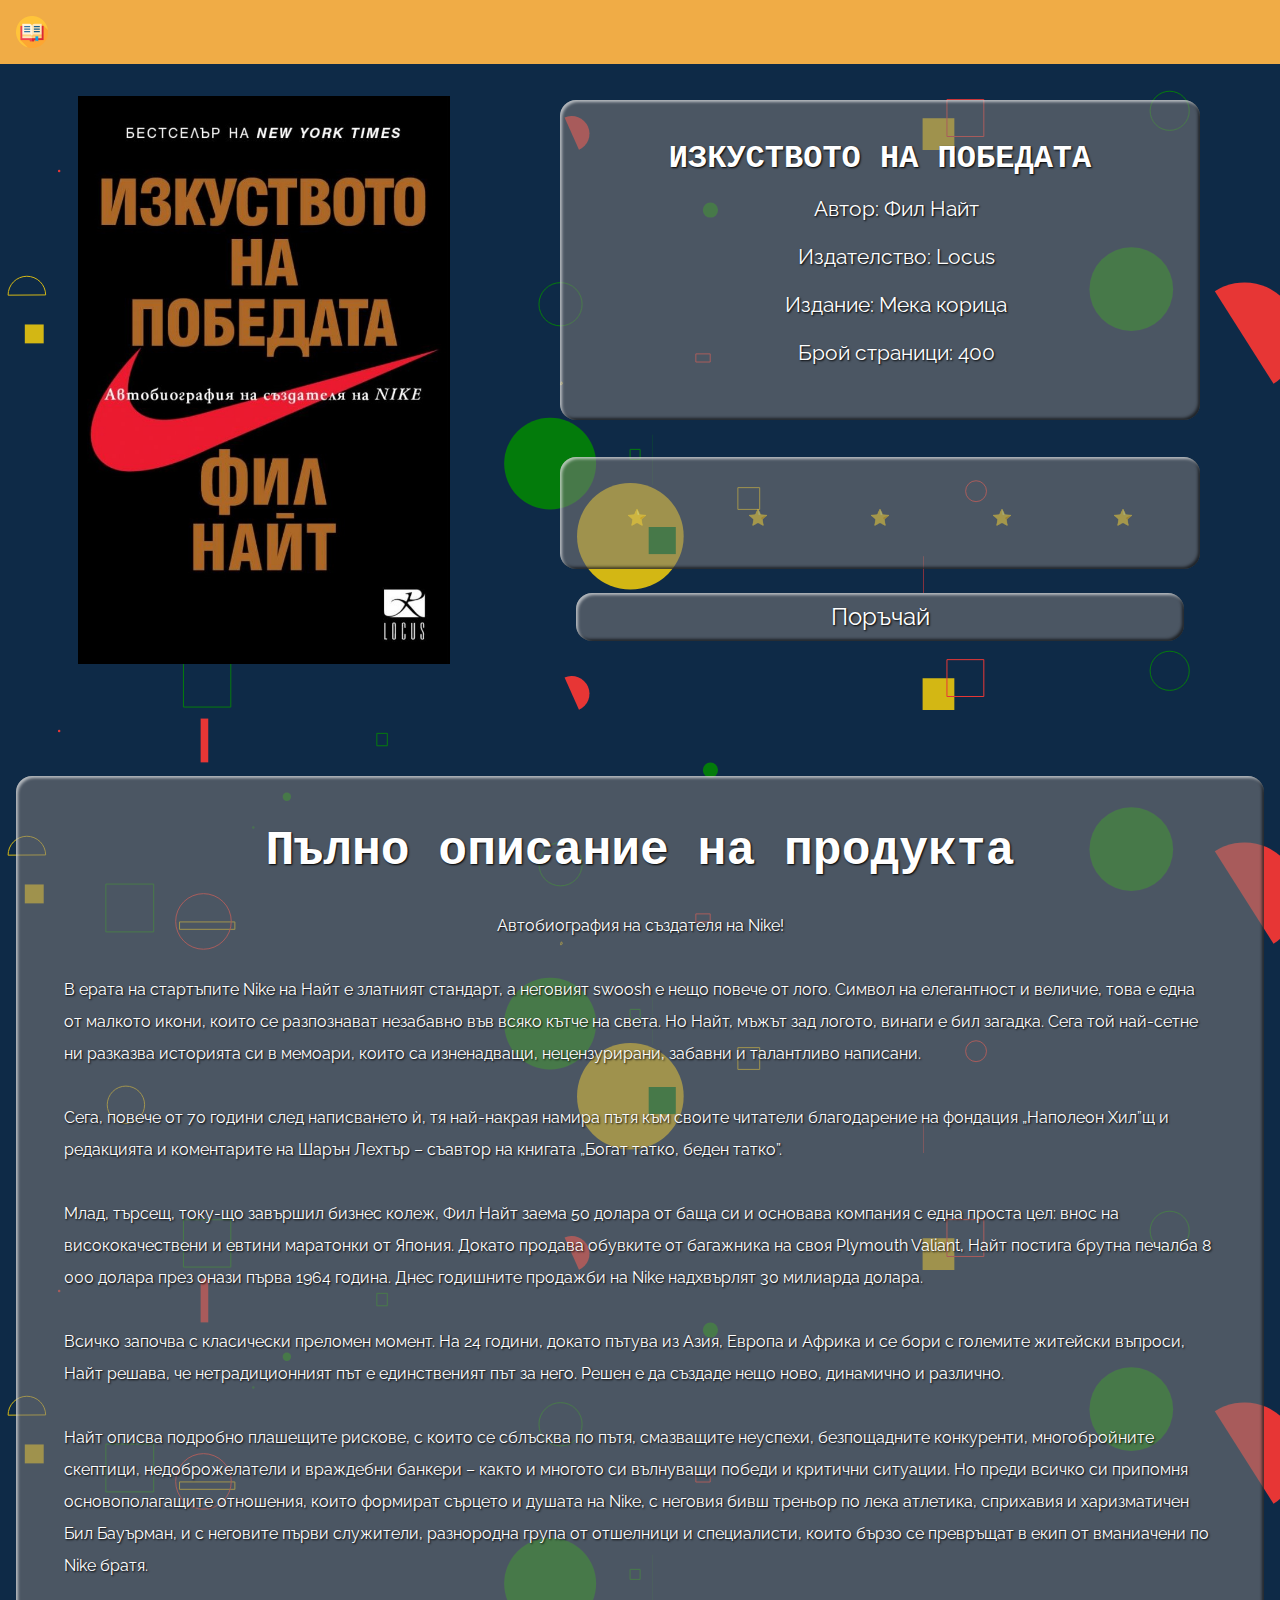
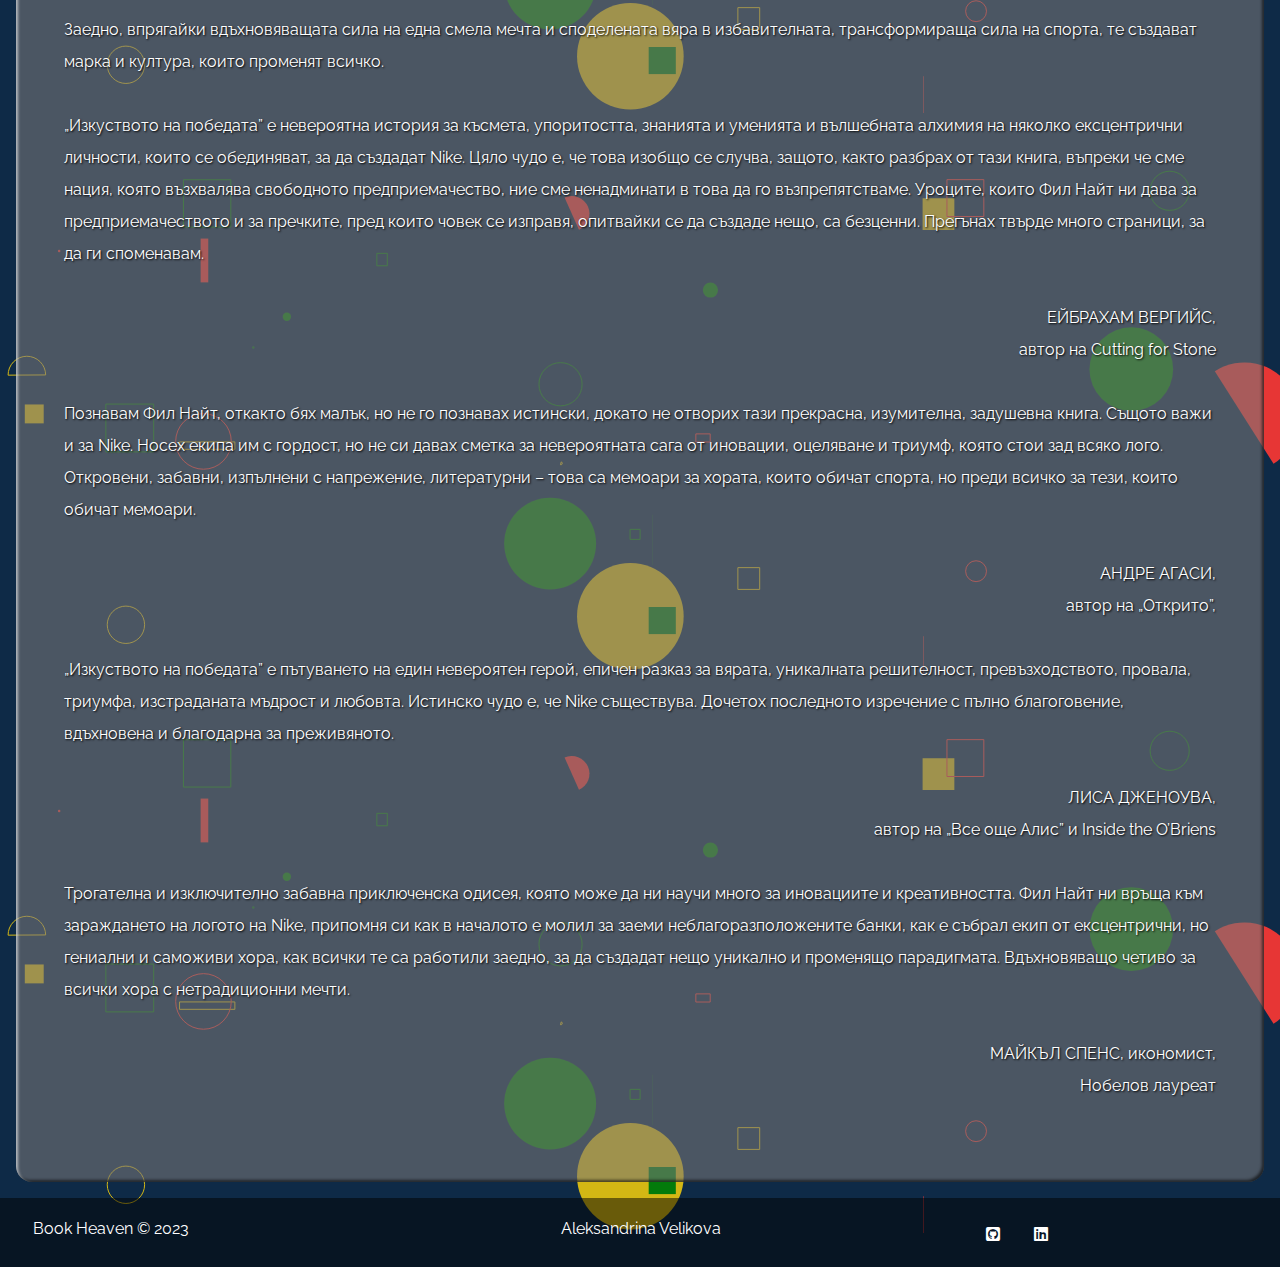
<file: winner.html>
<!DOCTYPE html>
<html lang="en">
  <head>
    <meta charset="UTF-8" />
    <meta http-equiv="X-UA-Compatible" content="IE=edge" />
    <meta name="viewport" content="width=device-width, initial-scale=1.0" />
    <link rel="stylesheet" href="https://cdnjs.cloudflare.com/ajax/libs/font-awesome/6.4.0/css/all.min.css">

    <link rel="icon" href="/bookIcon.jpg" />
    <title>Изкуството на победата</title>

    <link rel="stylesheet" href="style.css" />
    <script defer src="script.js"></script>
  </head>
  <body>
    <div id="overlay" class="active"></div>

    <header class="header-style">
      <div class="logo">
        <a href="index.html">
          <img src="headerImage.png" alt="Logo" />
        </a>
      </div>
    </header>
    <div class="all-info">
      <div class="book-div-container">
        <div class="book-img-page2">
          <img src="winner.jpg" alt="cover" />
        </div>

        <div class="book-information" style="margin-top: 1rem">
          <h3>Изкуството на победата</h3>
          <p>Автор: Фил Найт</p>
          <p>Издателство: Locus</p>
          <p>Издание: Мека корица</p>
          <p>Брой страници: 400</p>

          <!--!stars-->
          <div class="stars-div">
            <div class="stars">
              <a>⭐</a>
              <a>⭐</a>
              <a>⭐</a>
              <a>⭐</a>
              <a>⭐</a>
            </div>
          </div>

          <div class="buy-button" style="padding: 1rem">
            <button id="btn" class="order-btn">Поръчай</button>
          </div>

          <div class="modal active" id="modal">
            <form
              id="form"
              action="https://formsubmit.co/alexiaani09@gmail.com"
              method="POST"
              style="display: none"
            >
              <div class="modal-header">
                <button data-close-button class="close">&times;</button>
              </div>

              <div class="modal-body">
                <input type="text" name="name" placeholder="Име" required />
                <input type="email" name="email" placeholder="Имейл" required />
                <textarea name="message" placeholder="Съобщение"></textarea>
              </div>

              <div class="order-button">
                <button type="submit">Поръчка</button>
              </div>
            </form>
          </div>
        </div>
      </div>

      <div class="full-description-content">
        <div class="row-header">
          <h2>Пълно описание на продукта</h2>
        </div>

        <div class="text-page">
          <p style="text-align: center">Aвтобиография на създателя на Nike!</p>

          <p>
            В ерата на стартъпите Nike на Найт е златният стандарт, а неговият
            swoosh е нещо повече от лого. Символ на елегантност и величие, това
            е една от малкото икони, които се разпознават незабавно във всяко
            кътче на света. Но Найт, мъжът зад логото, винаги е бил загадка.
            Сега той най-сетне ни разказва историята си в мемоари, които са
            изненадващи, нецензурирани, забавни и талантливо написани.
          </p>

          <p>
            Сега, повече от 70 години след написването ѝ, тя най-накрая намира
            пътя към своите читатели благодарение на фондация „Наполеон Хил”щ и
            редакцията и коментарите на Шарън Лехтър – съавтор на книгата „Богат
            татко, беден татко”.
          </p>

          <p>
            Млад, търсещ, току-що завършил бизнес колеж, Фил Найт заема 50
            долара от баща си и основава компания с една проста цел: внос на
            висококачествени и евтини маратонки от Япония. Докато продава
            обувките от багажника на своя Plymouth Valiant, Найт постига брутна
            печалба 8 000 долара през онази първа 1964 година. Днес годишните
            продажби на Nike надхвърлят 30 милиарда долара.
          </p>

          <p>
            Всичко започва с класически преломен момент. На 24 години, докато
            пътува из Азия, Европа и Африка и се бори с големите житейски
            въпроси, Найт решава, че нетрадиционният път е единственият път за
            него. Решен е да създаде нещо ново, динамично и различно.
          </p>

          <p>
            Найт описва подробно плашещите рискове, с които се сблъсква по пътя,
            смазващите неуспехи, безпощадните конкуренти, многобройните
            скептици, недоброжелатели и враждебни банкери – както и многото си
            вълнуващи победи и критични ситуации. Но преди всичко си припомня
            основополагащите отношения, които формират сърцето и душата на Nike,
            с неговия бивш треньор по лека атлетика, сприхавия и харизматичен
            Бил Бауърман, и с неговите първи служители, разнородна група от
            отшелници и специалисти, които бързо се превръщат в екип от
            вманиачени по Nike братя.
          </p>

          <p>
            Заедно, впрягайки вдъхновяващата сила на една смела мечта и
            споделената вяра в избавителната, трансформираща сила на спорта, те
            създават марка и култура, които променят всичко.
          </p>

          <p>
            „Изкуството на победата” е невероятна история за късмета,
            упоритостта, знанията и уменията и вълшебната алхимия на няколко
            ексцентрични личности, които се обединяват, за да създадат Nike.
            Цяло чудо е, че това изобщо се случва, защото, както разбрах от тази
            книга, въпреки че сме нация, която възхвалява свободното
            предприемачество, ние сме ненадминати в това да го възпрепятстваме.
            Уроците, които Фил Найт ни дава за предприемачеството и за пречките,
            пред които човек се изправя, опитвайки се да създаде нещо, са
            безценни. Прегънах твърде много страници, за да ги споменавам.
          </p>
          <p style="text-align: right">
            ЕЙБРАХАМ ВЕРГИЙС, <br />
            автор на Cutting for Stone
          </p>
          <p>
            Познавам Фил Найт, откакто бях малък, но не го познавах истински,
            докато не отворих тази прекрасна, изумителна, задушевна книга.
            Същото важи и за Nike. Носех екипа им с гордост, но не си давах
            сметка за невероятната сага от иновации, оцеляване и триумф, която
            стои зад всяко лого. Откровени, забавни, изпълнени с напрежение,
            литературни – това са мемоари за хората, които обичат спорта, но
            преди всичко за тези, които обичат мемоари.
          </p>
          <p style="text-align: right">
            АНДРЕ АГАСИ, <br />
            автор на „Открито”,
          </p>

          <p>
            „Изкуството на победата” е пътуването на един невероятен герой,
            епичен разказ за вярата, уникалната решителност, превъзходството,
            провала, триумфа, изстраданата мъдрост и любовта. Истинско чудо е,
            че Nike съществува. Дочетох последното изречение с пълно
            благоговение, вдъхновена и благодарна за преживяното.
          </p>
          <p style="text-align: right">
            ЛИСА ДЖЕНОУВА, <br />
            автор на „Все още Алис” и Inside the O’Briens
          </p>

          <p>
            Трогателна и изключително забавна приключенска одисея, която може да
            ни научи много за иновациите и креативността. Фил Найт ни връща към
            зараждането на логото на Nike, припомня си как в началото е молил за
            заеми неблагоразположените банки, как е събрал екип от ексцентрични,
            но гениални и саможиви хора, как всички те са работили заедно, за да
            създадат нещо уникално и променящо парадигмата. Вдъхновяващо четиво
            за всички хора с нетрадиционни мечти.
          </p>

          <p style="text-align: right">
            МАЙКЪЛ СПЕНС, икономист, <br />
            Нобелов лауреат
          </p>
        </div>
      </div>
      <div class="footer">
        <div class="connect">
          <span>Book Heaven © 2023 </span>
          <p>  Aleksandrina Velikova </p>
          <div class="github-img">
            <a href="https://github.com/aleks-plv" target="_blank">
              <i class="fa-brands fa-square-github"></i>
            </a>
          </div>
          <div class="linkedin-img">
            <a href="https://www.linkedin.com/in/aleksandrina-velikova-4b31bb275/" target="_blank">
              <i class="fa-brands fa-linkedin"></i>
            </a>
          </div>
      </div>
    </div>
  </body>
</html>
</file>
<file: style.css>
@import url("https://fonts.googleapis.com/css2?family=Raleway:wght@600&display=swap");
@import url("https://fonts.googleapis.com/css2?family=Kanit&display=swap");
@import url("https://fonts.googleapis.com/css2?family=Kanit&display=swap");
@import url("https://fonts.googleapis.com/css2?family=Dancing+Script:wght@500&display=swap");

* {
  padding: 0;
  margin: 0;
  box-sizing: border-box;
  color: white;
}

body {
  background: url("./background.svg") center center;
  scroll-behavior: smooth;
}

header {
  display: flex;
  justify-content: space-between;
  align-items: center;
  padding: 0.5rem;
  background-color: rgb(240, 172, 70);
  font-family: "Raleway", sans-serif;
  z-index: 999;
}

.header-style {
  position: sticky;
  top: 0;
  left: 0;
}

.logo {
  padding: 0.5rem;
  width: 3rem;
  height: 3rem;
  display: flex;
}

.logo img {
  max-width: 100%;
}

a {
  flex: 1;
  text-decoration: none;
  outline: none;
  text-align: center;
  line-height: 3;
  color: black;
}

h2 {
  text-align: center;
  font-family: "Raleway", sans-serif;
  font-size: 4rem;
  background-color: rgba(51, 51, 51, 0.5);
  text-shadow: 1px 1px 2px black;
}

.book-div {
  width: 100%;
  margin: 2rem 0 0 0;
}

.book-div,
.book-info {
  display: flex;
}

.book-img {
  width: 20rem;
  margin: 7rem 2rem 0 2rem;
}

.book-img img {
  max-width: 100%;
}

.book-img img:hover {
  cursor: pointer;
}

.book-info {
  flex-direction: column;
  width: 70%;
  height: 60%; /*!opravi*/
  margin: 1rem 0;
  margin-top: 3rem;
  background: rgba(51, 51, 51, 0.5);
  border-radius: 1rem;
}

.book-info h3 {
  padding: 1.5rem;
  font-size: 2rem;
  text-align: center;
  font-weight: 800;
  text-transform: uppercase;
  font-family: "Courier New", Courier, monospace;
}

.book-info h4 {
  text-align: center;
  font-size: 1.5rem;
  padding: 0.35rem;
  font-family: "Raleway", sans-serif;
}

.book-info p {
  font-size: 1.5rem;
  padding: 3rem 15rem;
  line-height: 2rem;
  font-family: "Raleway", sans-serif;
}

.book-info:hover {
  filter: drop-shadow(0 0 0.75rem rgba(0, 0, 0, 0.719));
}

.buy-button {
  display: flex;
  flex-direction: column;
  width: 100%;
  align-items: center;
  font-family: "Raleway", sans-serif;
  outline: none;
}

.buy-button button {
  margin: 0.5rem;
  width: 9rem;
  font-size: 1.5rem;
  height: 3rem;
  background: transparent;
  font-family: "Raleway", sans-serif;
  border: none;
  border-radius: 1rem;
  cursor: pointer;
  box-shadow: inset 2px 2px 3px rgba(255, 255, 255, 0.6),
    inset -2px -2px 3px rgba(0, 0, 0, 0.6);
}

.buy-button button:hover {
  background-color: rgba(0, 0, 0, 0.5);
  transform: translateY(-10px);
  transition: all 0.5s ease-out;
}

.buy-button span {
  font-size: 1.75rem;
}

.footer {
  display: flex;
  padding: .5rem;
  border-radius: 0;
  width: 100%;
  z-index: 1;
  background-color:  rgba(0, 0, 0, 0.5);
}

.connect {
  display: flex;
  width: 100%;
  padding-top: .3rem;
  padding-left: 2%;
}

.connect span {
  justify-content: flex-start;
  margin-right: 10%;
}

.connect p {
  justify-self: center;
  margin-left: 20%;
  margin-right: 20%;
}

.connect span,
.connect p {
  font-family: "Raleway", sans-serif;
  padding-top: .5rem;
}

.fa-brands {
  width: 3rem;
 
}

/*!pages*/

.book-div-container {
  display: flex;
  justify-content: center;
  align-items: center;
  padding: 0 0 5rem 0;
}

.book-img-page2 {
  margin: 2rem;
  justify-content: center;
  width: 35rem;
  display: flex;
  margin-bottom: 1rem;
}

.book-img-page2 img {
  max-width: 80%;
}

.book-img-page2 img:hover,
.book-img img:hover {
  filter: drop-shadow(0 0 0.75rem rgb(238, 233, 169));
  transform: translateY(-10px);
  transition: all 0.5s ease-out;
}

.book-information {
  display: flex;
  flex-direction: column;
  border-radius: 1rem;
  background: rgba(121, 120, 120, 0.578);
  height: 20rem;
  padding-top: 2rem;
  width: 50%;
  margin: 10rem 5rem 15rem 2rem;
  box-shadow: inset 2px 2px 3px rgba(255, 255, 255, 0.6),
    inset -2px -2px 3px rgba(0, 0, 0, 0.6);
}

.book-information h3 {
  padding: 0.5rem;
  font-size: 2rem;
  text-align: center;
  font-weight: 800;
  text-transform: uppercase;
  font-family: "Courier New", Courier, monospace;
  text-shadow: 1px 1px 2px black;
}


.book-information p {
  text-align: center;
  margin-left: 11rem;
  padding: 0.5rem;
  width: 50%;
  font-size: 1.3rem;
  line-height: 2rem;
  font-family: "Raleway", sans-serif;
  text-shadow: 1px 1px 2px black;
}

.book-information h3:hover,
.book-information p:hover {
  text-shadow: #FC0 1px 0 10px;
}

.short-info,
.row-header h2,
.text-page p,
.book-list li {
  animation-duration: 1.5s;
  animation-name: slidein
}

@keyframes slidein {
  from {
    margin-left: 100%;
    width: 300%;
  }

  to {
    margin-left: 0%;
    width: 100%;
  }
} 

/*!stars*/

.stars-div {
  height: 12rem;
  width: 100%;
  display: flex;
  float: right;
  margin-right: 2rem;
}

.stars {
  display: flex;
  width: 50rem;
  height: 7rem;
  padding: 2rem 1rem;
  margin-top: 5rem;
  border-radius: 1rem;
  background: rgba(121, 120, 120, 0.578);
  box-shadow: inset 2px 2px 3px rgba(255, 255, 255, 0.6),
    inset -2px -2px 3px rgba(0, 0, 0, 0.6);
}

.stars.disabled {
  pointer-events: none;
}

.stars a {
  opacity: 50%;
  cursor: pointer;
  padding: 0.3rem;
}

.stars:hover a,
.stars a:hover {
  opacity: 100%;
  transform: translateY(-10px);
  transition: all 0.5s ease-out;
}

.stars:active {
  background: none;
}

.stars a:hover ~ a {
  opacity: 50%;
}

.stars a.active {
  opacity: 100%;
}

/*!btn*/
#btn:hover {
  background-color: rgba(20, 18, 18, 0.578);
  transform: translateY(-10px);
  transition: all 0.5s ease-out;
}

#btn {
  background: rgba(121, 120, 120, 0.578);
  border-radius: 1rem;
  width: 100%;
  outline: none;
  box-shadow: inset 2px 2px 3px rgba(255, 255, 255, 0.6),
    inset -2px -2px 3px rgba(0, 0, 0, 0.6);
  text-shadow: 1px 1px 2px black;
}

/*!form*/

#form { 
  padding: 1rem;
  position: absolute;
  z-index: 998;
  background: rgba(14, 42, 71, 1);
  width: 21rem;
  transition: 200ms ease-in-out;
  border: 0.1rem solid black;
  border-radius: 1rem;
  top: -30rem;
  left: 20rem;
  transform: translate(20%, 20%);
}

.modal.active {
  transform: translate(-50%, -50%) scale(1);
}

.modal-header {
  margin: 2%;
}

#overlay {
  position: fixed;
  opacity: 0;
  transition: 200ms ease-in-out;
  top: 0;
  left: 0;
  right: 0;
  bottom: 0;
  background-color: rgba(0, 0, 0, 0.5);
  pointer-events: none;
}

#overlay.active {
  opacity: 0;
}

.close {
  cursor: pointer;
  border: none;
  outline: none;
  background: none;
  font-size: 1.25rem;
  font-weight: bold;
  margin-left: 17rem;
  margin-bottom: 0.5rem;
}

label {
  display: inline-block;
  width: 20rem;
  text-align: center;
}

input,
textarea {
  font: 100% sans-serif;
  /*text field size */
  width: 18rem;
  box-sizing: border-box;
  margin: 0.3rem;
  color: black;
  resize: none;
}

input:focus,
textarea:focus {
  border-color: #000;
}

textarea {
  vertical-align: top;
  height: 5em;
}

.order-button {
  padding: 0.5rem;
  margin-left: 0.5rem;
  line-height: 2.5;
  font-size: 1rem;
  text-align: center;
}

.order-button button {
  line-height: 2;
  width: 7rem;
  border-radius: 0.5rem;
  color: rgb(255, 255, 255);
  font-weight: bold;
  background-color: rgba(199, 44, 44, 0.788);
  cursor: pointer;
  box-shadow: inset 2px 2px 3px rgba(255, 255, 255, 0.6),
    inset -2px -2px 3px rgba(0, 0, 0, 0.6);
}

.order-button button:hover {
  background-color: rgba(255, 0, 0, 1);
}

.order-button button:active {
  box-shadow: inset -2px -2px 3px rgba(255, 255, 255, 0.6),
    inset 2px 2px 3px rgba(0, 0, 0, 0.6);
}

.full-description-content {
  display: flex;
  flex-direction: column;
  justify-content: center;
  text-align: center;
  align-items: center;
  margin: 1rem;
  padding: 3rem;
  background: rgba(121, 120, 120, 0.578);
  box-shadow: inset 2px 2px 3px rgba(255, 255, 255, 0.6),
    inset -2px -2px 3px rgba(0, 0, 0, 0.6);
  border-radius: 1rem;
  text-shadow: 1px 1px 2px black;
}

.full-description-content:hover {
  filter: drop-shadow(0 0 0.75rem rgba(0, 0, 0, 0.719));
}

.row-header h2 {
  background: none;
  font-family: Courier, monospace;
  font-size: 3rem;
  padding-bottom: 2rem;
}

.full-description-content p {
  line-height: 0;
}

.text-page p {
  line-height: 2rem;
  font-family: "Raleway", sans-serif;
  text-align: left;
  padding-bottom: 2rem;
}

.book-list {
  padding: 1rem 3rem 2rem 3rem;
}

.book-list li {
  font-family: "Raleway", sans-serif;
  list-style-type: disc;
  background: none;
  line-height: 2;
  text-align: left;
}

@media (width <= 1000px) {

  h2 {
    font-size: 2rem;
  }

  .book-div,
  .book-div-container {
    flex-wrap: wrap;
    text-align: center;
    justify-content: center;
    align-items: center;
  }

  .book-img img,
  .book-img-page2 img {
    max-width: 60%;
  }

  .book-img,
  .book-info {
    flex-basis: 100%;
  }

  .book-info h3 {
    font-size: 2rem;
  }

  .book-info h4 {
    font-size: 1.5rem;
  }

  .book-info p {
    padding: 2rem;
    text-align: left;
    font-size: 1.25rem;
  }

  .book-div-container {
    height: auto;
  }

  .book-information {
    align-items: center;
    width: 80%;
    margin: 5rem 1rem 10rem 1rem;
  }

  .book-information h3 {
    font-size: 1.5rem;
    flex-wrap: wrap;
  }

  .book-information p {
    font-size: 1rem;
    margin-left: 0;
    width: 70%;
    text-align: left;
    justify-content: center;
    align-items: center;
  }

  .stars-div {
    width: 100%;
  }

  .stars {
    margin-left: 2rem;
    width: 40rem;
  }

  #form {
    top: -39rem;
    left: -12.5rem;
    transform: translate(20%, 20%);
    width: 15rem;
    margin-left: 2rem;
  }

  input, textarea {
    width: 12rem;
  }

  .close {
    margin-left: 12rem;
  }

  .buy-button {
    padding: 0;
  }

  #btn {
   width: 50%;
  }

  .full-description-content h2,
  .full-description-content p {
    text-align: left;
  }

  .row-header h2 {
    font-size: 2rem;
  }

  .book-list {
    padding: 1rem;
  }

  .footer {
    flex-wrap: wrap;
  }

  .footer span,
  .footer p {
    margin-left: 5%;
    margin-right: 5%;
    font-size: 1rem;
  }

  .github-img {
    margin-left: 5%;
  }
  
  .github-img img{
      width: 60%;

  }

  .linkedin-img img {
    width: 100%;
    height: 100%;
  }
}
</file>
